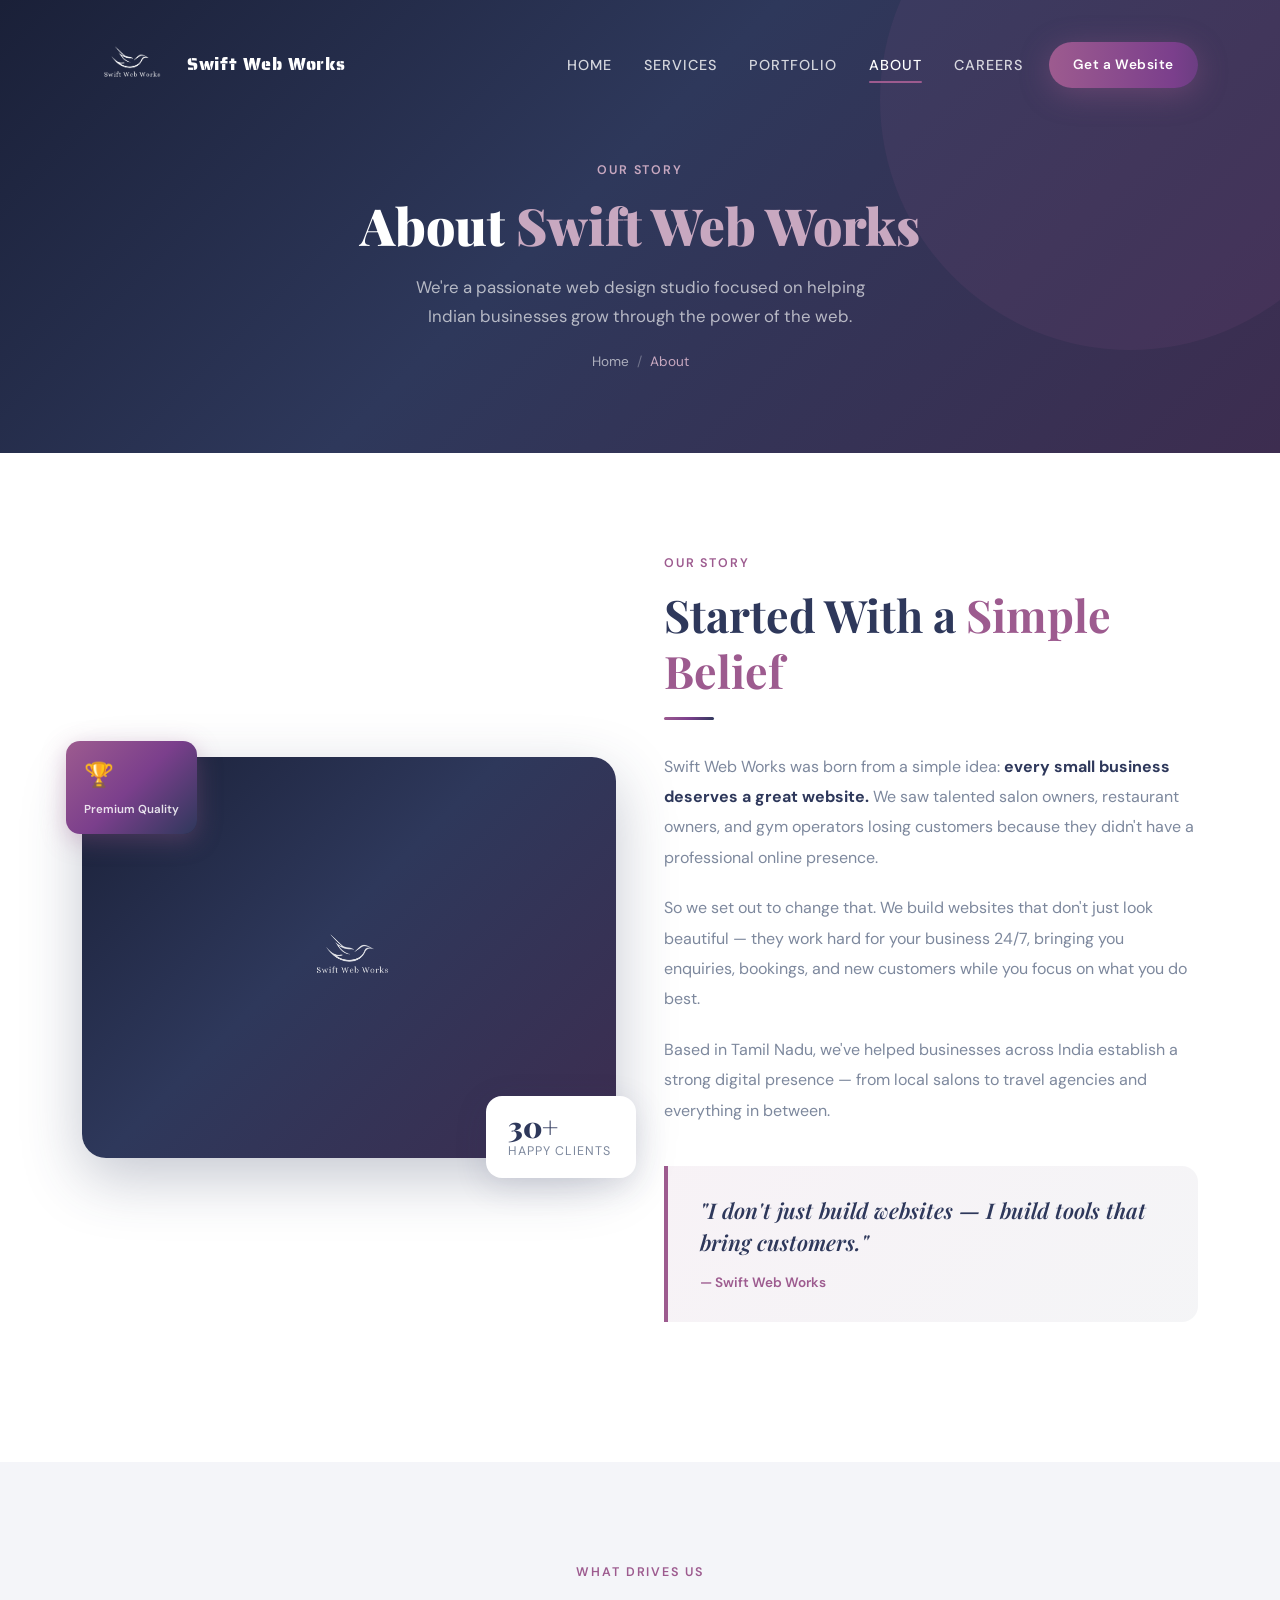
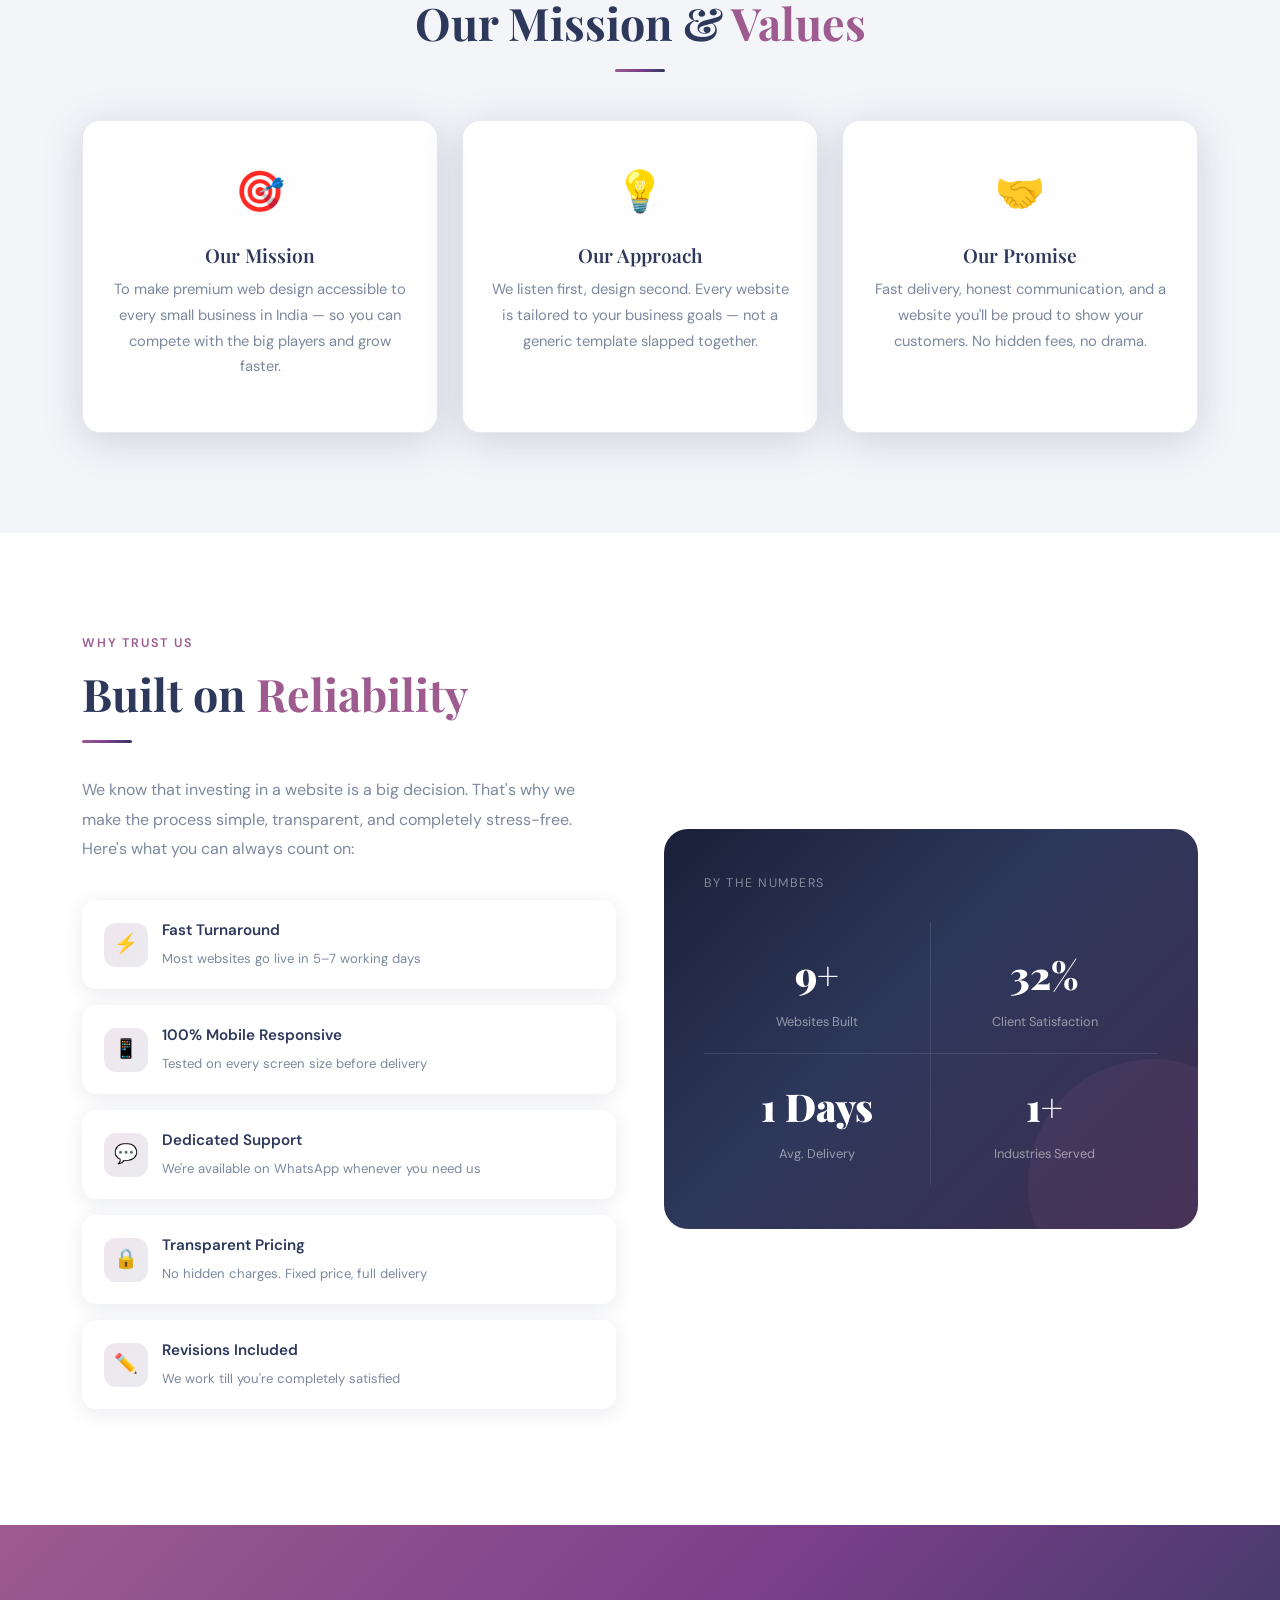
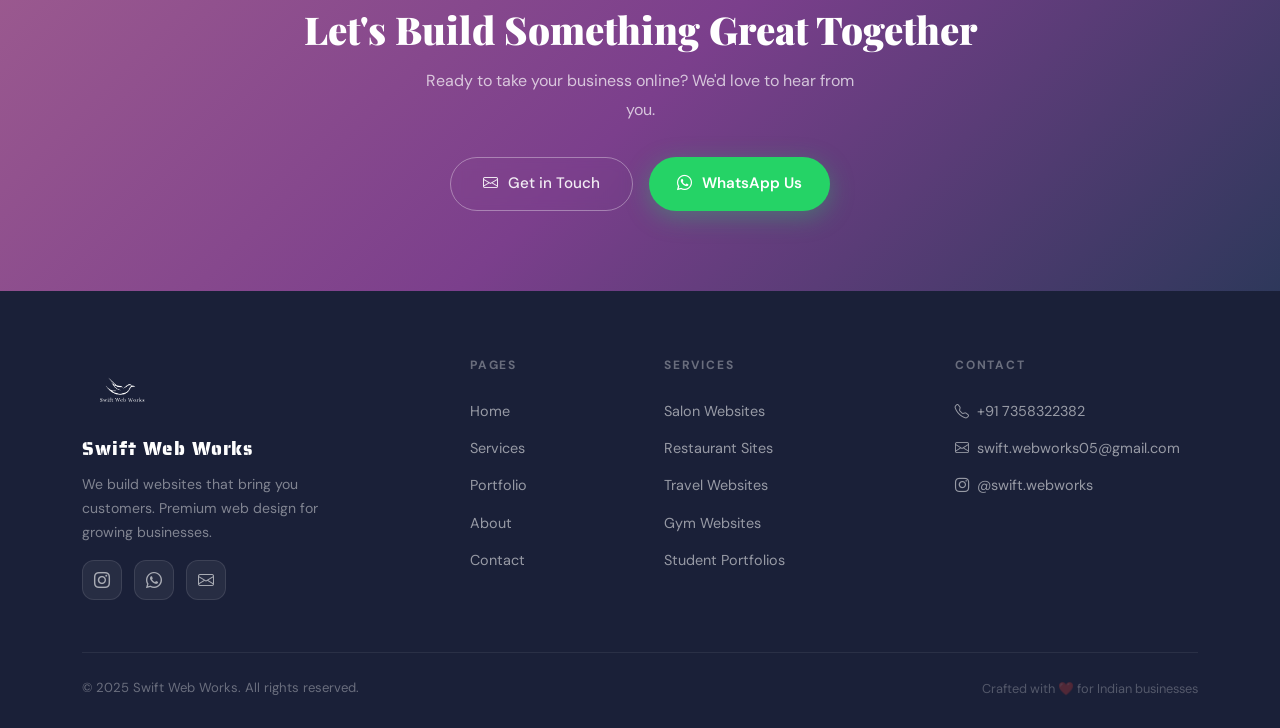
<file: site_clone/pages/about.html>
<!DOCTYPE html>
<html lang="en">
<head>
  <!-- Google tag (gtag.js) -->
<script async src="https://www.googletagmanager.com/gtag/js?id=G-VZX2B9Z5CT"></script>
<script>
  window.dataLayer = window.dataLayer || [];
  function gtag(){dataLayer.push(arguments);}
  gtag('js', new Date());

  gtag('config', 'G-VZX2B9Z5CT');
</script>
  <meta charset="UTF-8"/>
  <meta name="viewport" content="width=device-width, initial-scale=1.0"/>
  <title>About — Swift Web Works</title>
  <link rel="icon" href="../logo.png"/>
  <link href="https://cdn.jsdelivr.net/npm/bootstrap@5.3.3/dist/css/bootstrap.min.css" rel="stylesheet"/>
  <link href="https://cdn.jsdelivr.net/npm/bootstrap-icons@1.11.3/font/bootstrap-icons.min.css" rel="stylesheet"/>
  <link href="https://fonts.googleapis.com/css2?family=Playfair+Display:ital,wght@0,400;0,600;0,700;0,900;1,400&family=Saira+Stencil+One&family=DM+Sans:wght@300;400;500;600&display=swap" rel="stylesheet"/>
  <link rel="stylesheet" href="../styles/main.css"/>
</head>
<body>

<div id="scroll-progress"></div>

<!-- NAVBAR -->
<nav class="navbar-custom scrolled" id="mainNavbar">
  <div class="container">
    <div class="d-flex align-items-center justify-content-between w-100">
      <a href="../index.html" class="navbar-brand">
        <img src="../logo.png" alt="Swift Web Works" class="brand-logo">
        <div class="brand-name">Swift Web Works</div>
      </a>
      <ul class="d-none d-lg-flex list-unstyled mb-0 align-items-center gap-1">
        <li><a class="nav-link" href="../index.html">Home</a></li>
        <li><a class="nav-link" href="services.html">Services</a></li>
        <li><a class="nav-link" href="portfolio.html">Portfolio</a></li>
        <li><a class="nav-link active" href="about.html">About</a></li>
        <li><a class="nav-link" href="careers.html">Careers</a></li>
        <li class="ms-2"><a href="contact.html" class="btn-primary-custom" style="padding:11px 24px;font-size:0.85rem;">Get a Website</a></li>
      </ul>
      <button class="navbar-toggler d-lg-none" id="mobileToggle" type="button">
        <span class="navbar-toggler-icon"></span>
      </button>
    </div>
    <div class="mobile-menu d-lg-none" id="mobileMenu">
      <ul class="list-unstyled py-3 mb-0">
        <li><a class="nav-link py-2" href="../index.html">Home</a></li>
        <li><a class="nav-link py-2" href="services.html">Services</a></li>
        <li><a class="nav-link py-2" href="portfolio.html">Portfolio</a></li>
        <li><a class="nav-link py-2" href="about.html">About</a></li>
        <li><a class="nav-link py-2" href="careers.html">Careers</a></li>
        <li><a class="nav-link py-2" href="contact.html">Contact</a></li>
      </ul>
    </div>
  </div>
</nav>

<!-- PAGE HERO -->
<div class="page-hero">
  <div class="container position-relative" style="z-index:2;">
    <span class="section-label" style="color:#C8A8C0;">Our Story</span>
    <h1>About <span style="color:#C8A8C0;">Swift Web Works</span></h1>
    <p>We're a passionate web design studio focused on helping Indian businesses grow through the power of the web.</p>
    <div class="breadcrumb-custom">
      <a href="../index.html">Home</a>
      <span class="sep">/</span>
      <span class="current">About</span>
    </div>
  </div>
</div>

<!-- STORY SECTION -->
<section class="bg-white-custom">
  <div class="container">
    <div class="row align-items-center g-5">
      <div class="col-lg-6 reveal">
        <!-- Image with decorative elements -->
        <div style="position:relative;display:inline-block;width:100%;">
          <div style="border-radius:24px;overflow:hidden;box-shadow:var(--shadow-hover);aspect-ratio:4/3;background:var(--gradient-hero);display:flex;align-items:center;justify-content:center;">
            <img src="../logo.png" alt="Swift Web Works" style="height:120px;filter:brightness(0) invert(1);opacity:0.85;">
          </div>
          <!-- Decorative stat pill -->
          <div style="position:absolute;bottom:-20px;right:-20px;background:white;border-radius:16px;padding:16px 22px;box-shadow:0 8px 32px rgba(46,56,91,0.15);min-width:150px;">
            <div style="font-family:var(--font-heading);font-size:1.8rem;color:var(--primary);font-weight:900;line-height:1;">30+</div>
            <div style="font-size:0.78rem;color:var(--muted);text-transform:uppercase;letter-spacing:0.08em;">Happy Clients</div>
          </div>
          <div style="position:absolute;top:-16px;left:-16px;background:var(--gradient-accent);border-radius:14px;padding:14px 18px;box-shadow:0 6px 25px rgba(157,91,143,0.35);">
            <div style="font-size:1.5rem;">🏆</div>
            <div style="font-size:0.72rem;color:rgba(255,255,255,0.85);font-weight:600;margin-top:4px;">Premium Quality</div>
          </div>
        </div>
      </div>

      <div class="col-lg-6 reveal reveal-delay-2">
        <span class="section-label">Our Story</span>
        <h2 class="section-title">Started With a <span>Simple Belief</span></h2>
        <div class="accent-divider"></div>
        <p style="color:var(--muted);line-height:1.9;margin-bottom:20px;">
          Swift Web Works was born from a simple idea: <strong style="color:var(--primary);">every small business deserves a great website.</strong> We saw talented salon owners, restaurant owners, and gym operators losing customers because they didn't have a professional online presence.
        </p>
        <p style="color:var(--muted);line-height:1.9;margin-bottom:20px;">
          So we set out to change that. We build websites that don't just look beautiful — they work hard for your business 24/7, bringing you enquiries, bookings, and new customers while you focus on what you do best.
        </p>
        <p style="color:var(--muted);line-height:1.9;">
          Based in Tamil Nadu, we've helped businesses across India establish a strong digital presence — from local salons to travel agencies and everything in between.
        </p>

        <div class="quote-block">
          <p>"I don't just build websites — I build tools that bring customers."</p>
          <cite>— Swift Web Works</cite>
        </div>
      </div>
    </div>
  </div>
</section>

<!-- MISSION + VALUES -->
<section class="bg-light-custom">
  <div class="container">
    <div class="text-center mb-5 reveal">
      <span class="section-label">What Drives Us</span>
      <h2 class="section-title">Our Mission & <span>Values</span></h2>
      <div class="accent-divider center"></div>
    </div>

    <div class="row g-4">
      <div class="col-md-4 reveal reveal-delay-1">
        <div class="glass-card h-100 text-center">
          <div style="font-size:2.5rem;margin-bottom:18px;">🎯</div>
          <h4 class="service-card-title">Our Mission</h4>
          <p class="service-card-text">To make premium web design accessible to every small business in India — so you can compete with the big players and grow faster.</p>
        </div>
      </div>
      <div class="col-md-4 reveal reveal-delay-2">
        <div class="glass-card h-100 text-center">
          <div style="font-size:2.5rem;margin-bottom:18px;">💡</div>
          <h4 class="service-card-title">Our Approach</h4>
          <p class="service-card-text">We listen first, design second. Every website is tailored to your business goals — not a generic template slapped together.</p>
        </div>
      </div>
      <div class="col-md-4 reveal reveal-delay-3">
        <div class="glass-card h-100 text-center">
          <div style="font-size:2.5rem;margin-bottom:18px;">🤝</div>
          <h4 class="service-card-title">Our Promise</h4>
          <p class="service-card-text">Fast delivery, honest communication, and a website you'll be proud to show your customers. No hidden fees, no drama.</p>
        </div>
      </div>
    </div>
  </div>
</section>

<!-- WHY TRUST US -->
<section class="bg-white-custom">
  <div class="container">
    <div class="row align-items-center g-5">
      <div class="col-lg-6 reveal">
        <span class="section-label">Why Trust Us</span>
        <h2 class="section-title">Built on <span>Reliability</span></h2>
        <div class="accent-divider"></div>
        <p style="color:var(--muted);line-height:1.85;margin-bottom:36px;">
          We know that investing in a website is a big decision. That's why we make the process simple, transparent, and completely stress-free. Here's what you can always count on:
        </p>

        <div class="trust-badge">
          <div class="trust-badge-icon">⚡</div>
          <div class="trust-badge-text">
            <strong>Fast Turnaround</strong>
            <span>Most websites go live in 5–7 working days</span>
          </div>
        </div>
        <div class="trust-badge">
          <div class="trust-badge-icon">📱</div>
          <div class="trust-badge-text">
            <strong>100% Mobile Responsive</strong>
            <span>Tested on every screen size before delivery</span>
          </div>
        </div>
        <div class="trust-badge">
          <div class="trust-badge-icon">💬</div>
          <div class="trust-badge-text">
            <strong>Dedicated Support</strong>
            <span>We're available on WhatsApp whenever you need us</span>
          </div>
        </div>
        <div class="trust-badge">
          <div class="trust-badge-icon">🔒</div>
          <div class="trust-badge-text">
            <strong>Transparent Pricing</strong>
            <span>No hidden charges. Fixed price, full delivery</span>
          </div>
        </div>
        <div class="trust-badge">
          <div class="trust-badge-icon">✏️</div>
          <div class="trust-badge-text">
            <strong>Revisions Included</strong>
            <span>We work till you're completely satisfied</span>
          </div>
        </div>
      </div>

      <div class="col-lg-6 reveal reveal-delay-2">
        <div style="background:var(--gradient-hero);border-radius:24px;padding:44px 40px;position:relative;overflow:hidden;">
          <div style="position:absolute;width:250px;height:250px;border-radius:50%;background:rgba(157,91,143,0.12);bottom:-80px;right:-80px;"></div>
          <div style="position:relative;z-index:1;">
            <div style="font-size:0.78rem;color:rgba(255,255,255,0.45);text-transform:uppercase;letter-spacing:0.12em;margin-bottom:28px;">By the numbers</div>

            <div class="row g-0 text-center">
              <div class="col-6" style="padding:20px;border-right:1px solid rgba(255,255,255,0.1);border-bottom:1px solid rgba(255,255,255,0.1);">
                <div style="font-family:var(--font-heading);font-size:2.4rem;color:white;font-weight:900;" data-counter="30" data-suffix="+">0+</div>
                <div style="font-size:0.8rem;color:rgba(255,255,255,0.5);margin-top:4px;">Websites Built</div>
              </div>
              <div class="col-6" style="padding:20px;border-bottom:1px solid rgba(255,255,255,0.1);">
                <div style="font-family:var(--font-heading);font-size:2.4rem;color:white;font-weight:900;" data-counter="100" data-suffix="%">0%</div>
                <div style="font-size:0.8rem;color:rgba(255,255,255,0.5);margin-top:4px;">Client Satisfaction</div>
              </div>
              <div class="col-6" style="padding:20px;border-right:1px solid rgba(255,255,255,0.1);">
                <div style="font-family:var(--font-heading);font-size:2.4rem;color:white;font-weight:900;" data-counter="7" data-suffix=" Days">0</div>
                <div style="font-size:0.8rem;color:rgba(255,255,255,0.5);margin-top:4px;">Avg. Delivery</div>
              </div>
              <div class="col-6" style="padding:20px;">
                <div style="font-family:var(--font-heading);font-size:2.4rem;color:white;font-weight:900;" data-counter="5" data-suffix="+">0+</div>
                <div style="font-size:0.8rem;color:rgba(255,255,255,0.5);margin-top:4px;">Industries Served</div>
              </div>
            </div>
          </div>
        </div>
      </div>
    </div>
  </div>
</section>

<!-- CTA -->
<section style="background:var(--gradient-accent);padding:80px 0;">
  <div class="container text-center reveal">
    <h2 style="font-family:var(--font-heading);color:white;font-size:clamp(1.8rem,3vw,2.5rem);font-weight:900;margin-bottom:14px;">Let's Build Something Great Together</h2>
    <p style="color:rgba(255,255,255,0.7);font-size:1rem;max-width:440px;margin:0 auto 32px;line-height:1.8;">Ready to take your business online? We'd love to hear from you.</p>
    <div class="d-flex justify-content-center gap-3 flex-wrap">
      <a href="contact.html" class="btn-outline-custom"><i class="bi bi-envelope"></i> Get in Touch</a>
      <a href="https://wa.me/917358322382" target="_blank" class="btn-whatsapp" style="width:auto;margin-top:0;"><i class="bi bi-whatsapp"></i> WhatsApp Us</a>
    </div>
  </div>
</section>

<!-- FOOTER -->
<footer>
  <div class="container">
    <div class="row g-5">
      <div class="col-lg-4 col-md-6">
        <div class="d-flex align-items-center gap-2 mb-2">
          <img src="../logo.png" alt="Logo" class="footer-logo">
        </div>
        <div class="footer-brand-name">Swift Web Works</div>
        <p class="footer-tagline">We build websites that bring you customers. Premium web design for growing businesses.</p>
        <div class="footer-social mt-3">
          <a href="https://www.instagram.com/swift.webworks" target="_blank" class="social-btn"><i class="bi bi-instagram"></i></a>
          <a href="https://wa.me/917358322382" target="_blank" class="social-btn"><i class="bi bi-whatsapp"></i></a>
          <a href="mailto:swift.webworks05@gmail.com" class="social-btn"><i class="bi bi-envelope"></i></a>
        </div>
      </div>
      <div class="col-lg-2 col-md-6 col-6">
        <div class="footer-heading">Pages</div>
        <ul class="footer-links">
          <li><a href="../index.html">Home</a></li>
          <li><a href="services.html">Services</a></li>
          <li><a href="portfolio.html">Portfolio</a></li>
          <li><a href="about.html">About</a></li>
          <li><a href="contact.html">Contact</a></li>
        </ul>
      </div>
      <div class="col-lg-3 col-md-6 col-6">
        <div class="footer-heading">Services</div>
        <ul class="footer-links">
          <li><a href="services.html">Salon Websites</a></li>
          <li><a href="services.html">Restaurant Sites</a></li>
          <li><a href="services.html">Travel Websites</a></li>
          <li><a href="services.html">Gym Websites</a></li>
          <li><a href="services.html">Student Portfolios</a></li>
        </ul>
      </div>
      <div class="col-lg-3 col-md-6">
        <div class="footer-heading">Contact</div>
        <ul class="footer-links">
          <li><a href="tel:+917358322382"><i class="bi bi-telephone me-2"></i>+91 7358322382</a></li>
          <li><a href="mailto:swift.webworks05@gmail.com"><i class="bi bi-envelope me-2"></i>swift.webworks05@gmail.com</a></li>
          <li><a href="https://www.instagram.com/swift.webworks" target="_blank"><i class="bi bi-instagram me-2"></i>@swift.webworks</a></li>
        </ul>
      </div>
    </div>
    <div class="footer-bottom">
      <div class="footer-copyright">© 2025 Swift Web Works. All rights reserved.</div>
      <div class="footer-credit">Crafted with ❤️ for Indian businesses</div>
    </div>
  </div>
</footer>

<script src="https://cdn.jsdelivr.net/npm/bootstrap@5.3.3/dist/js/bootstrap.bundle.min.js"></script>
<script src="../js/main.js"></script>
</body>
</html>
</file>
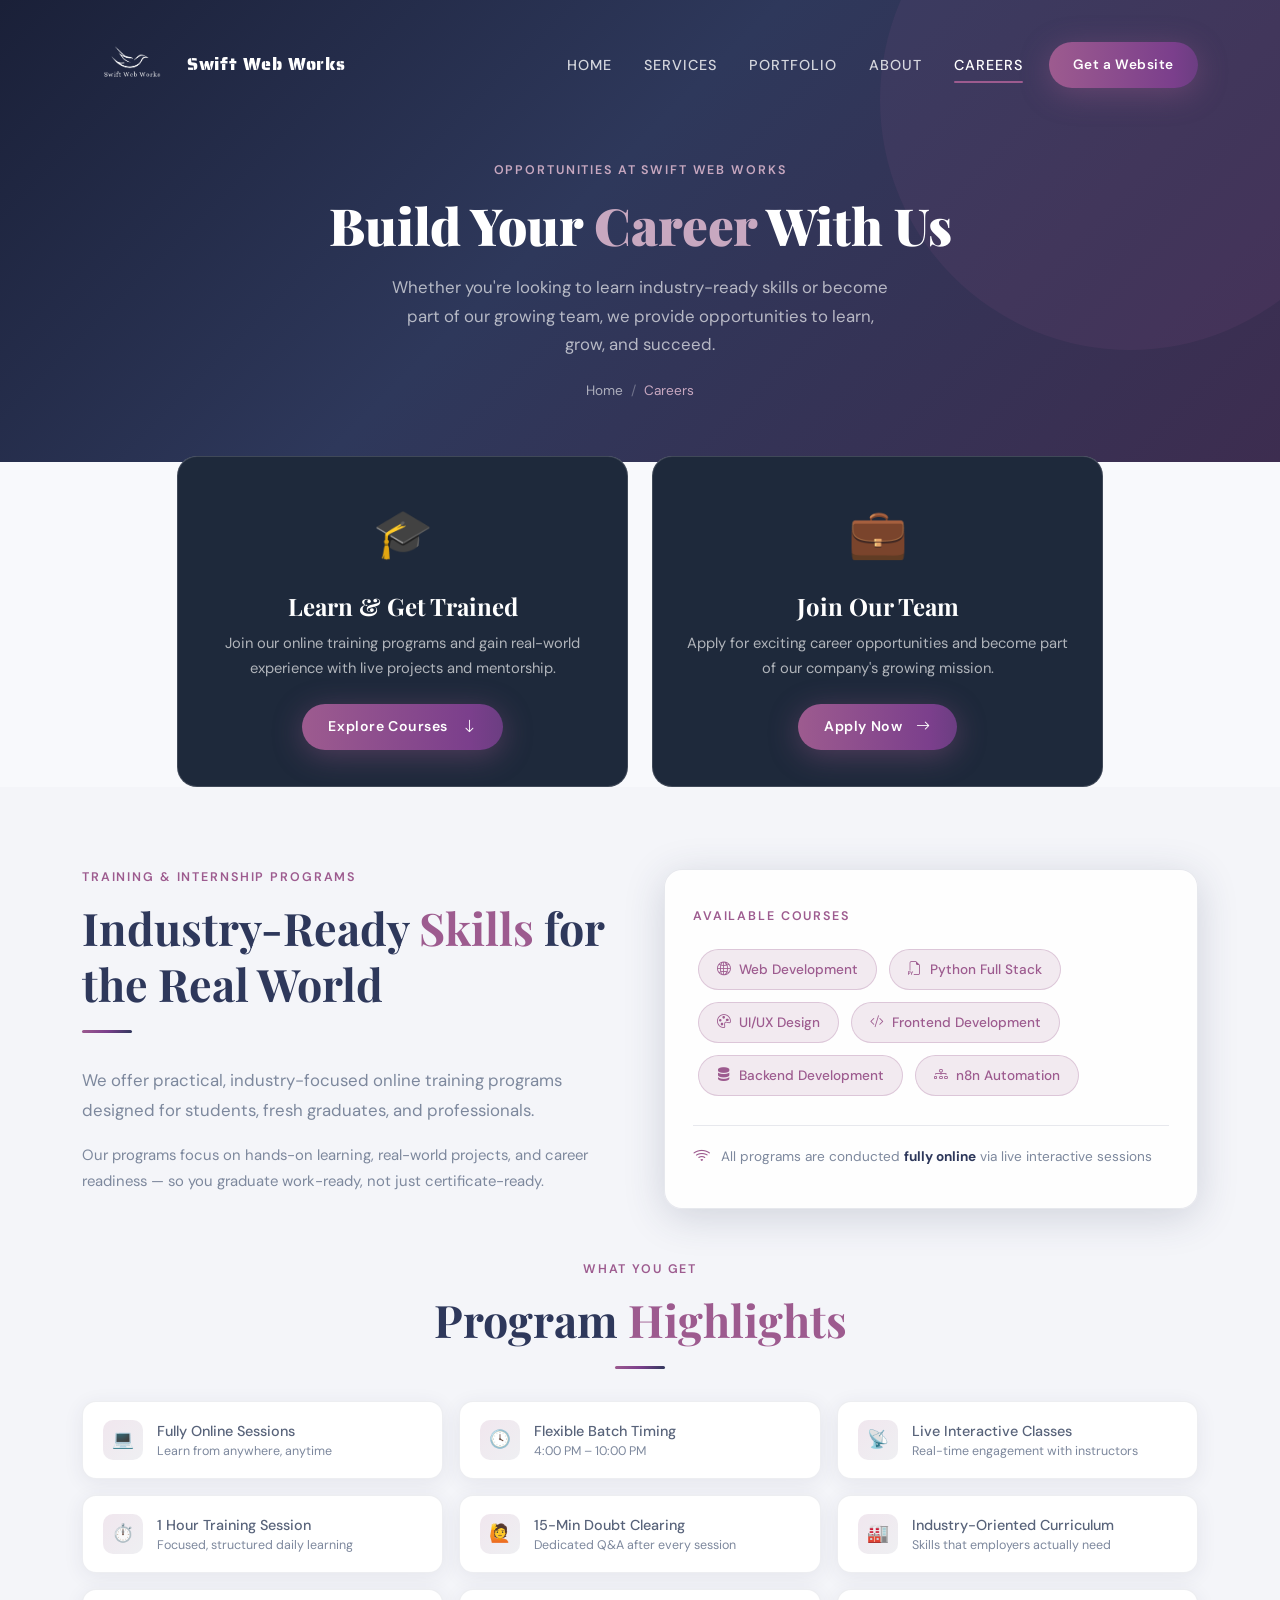
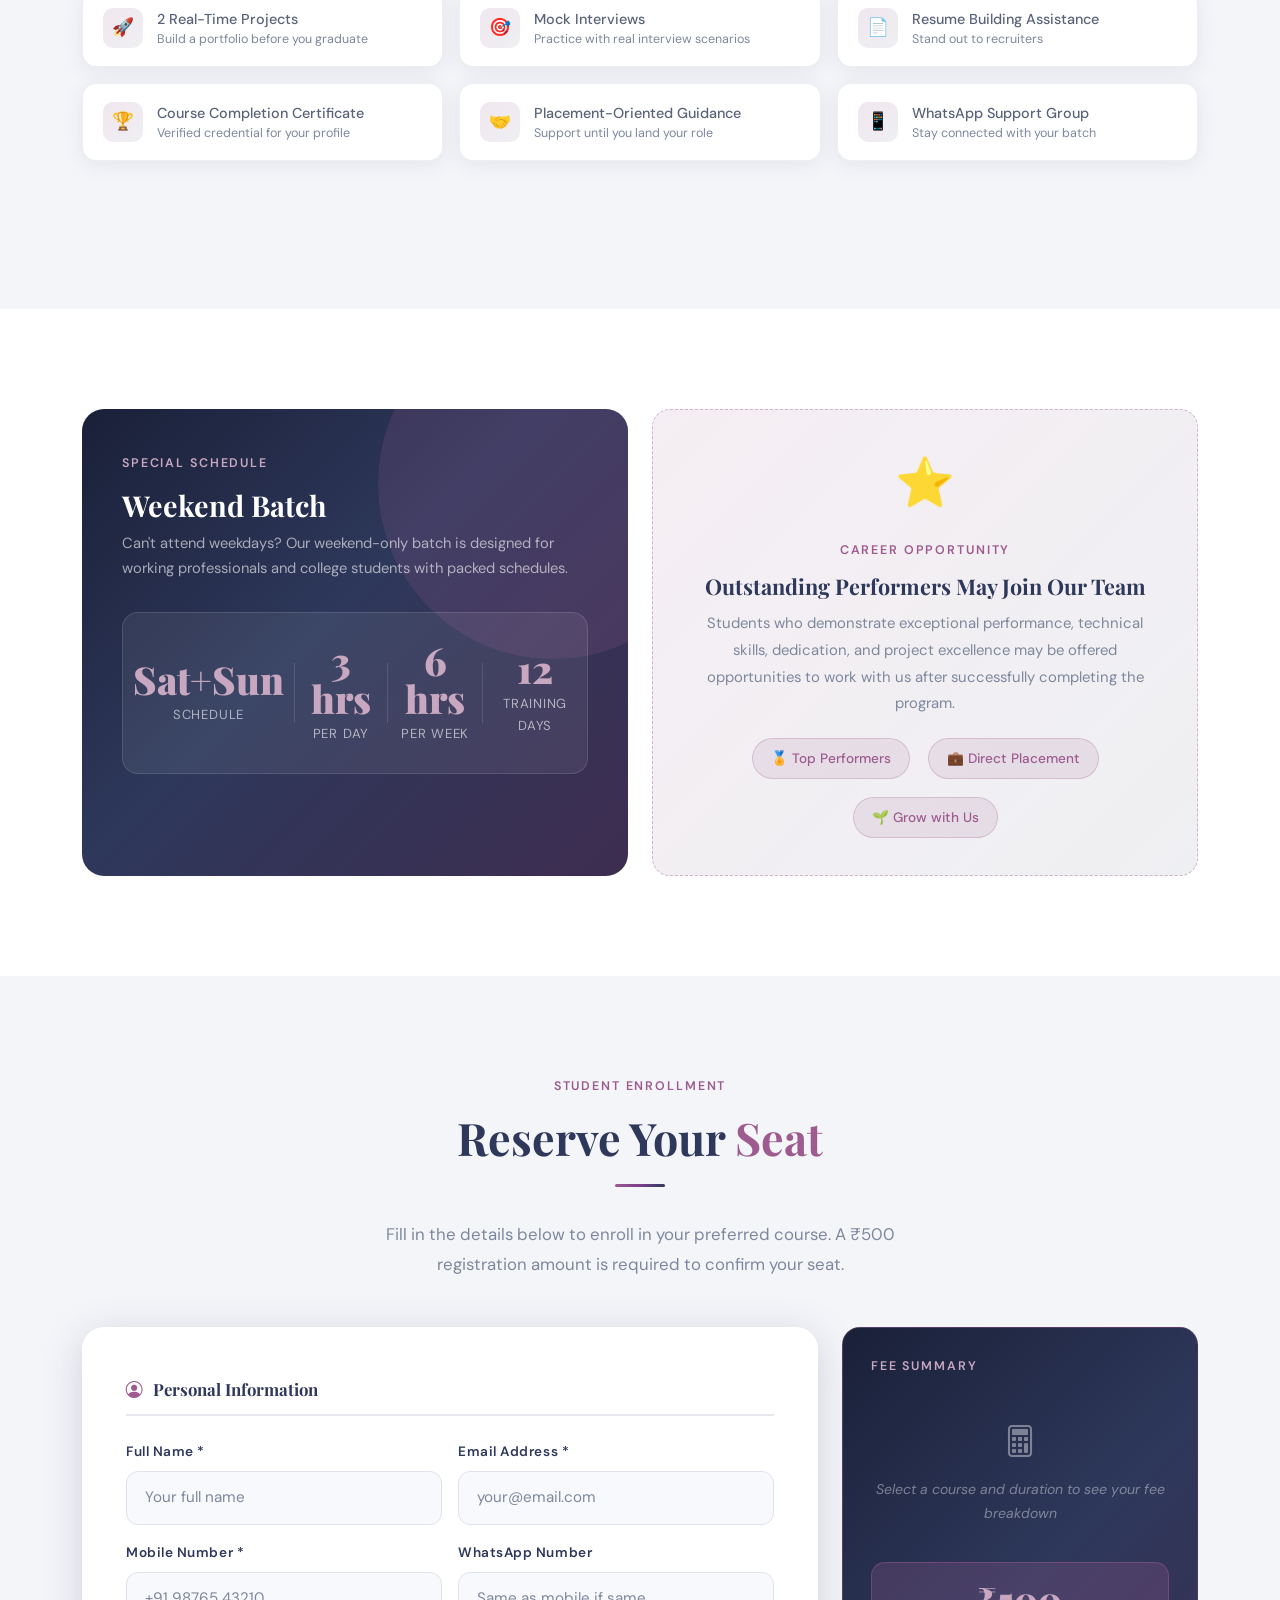
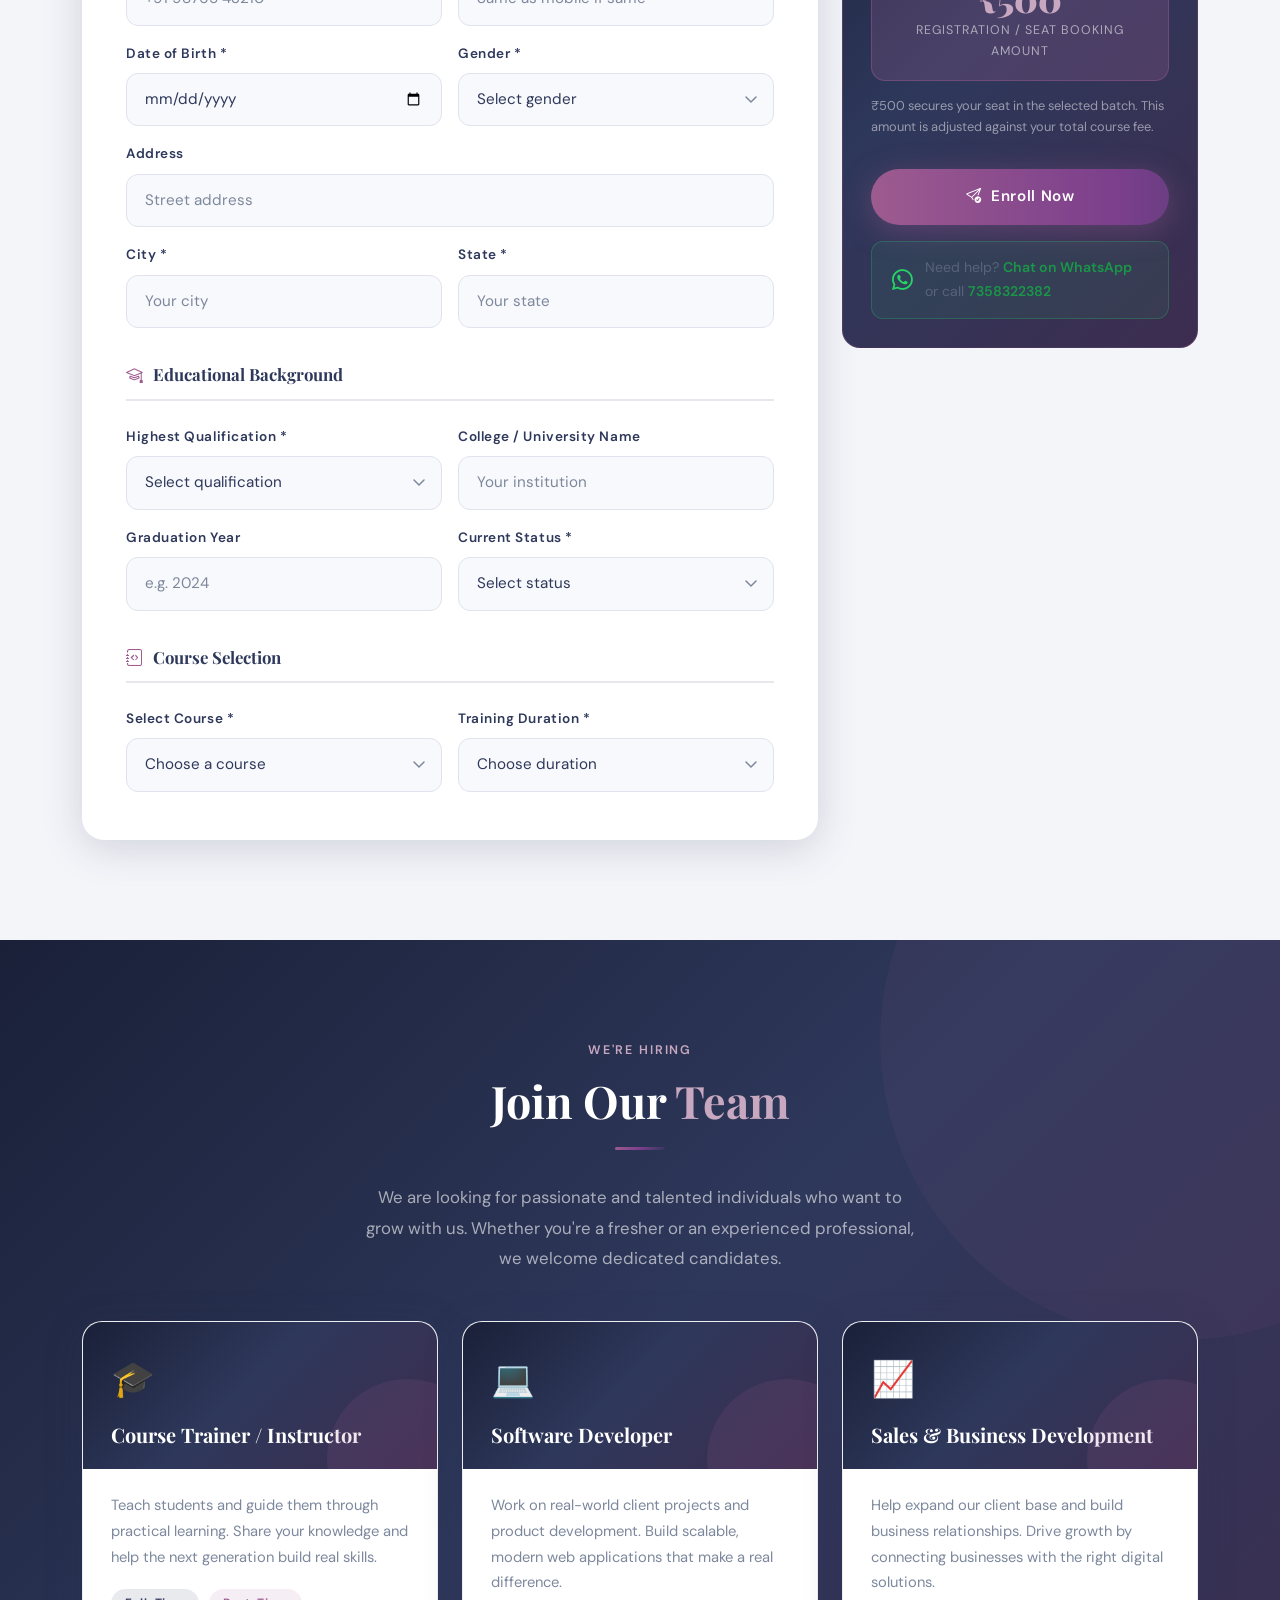
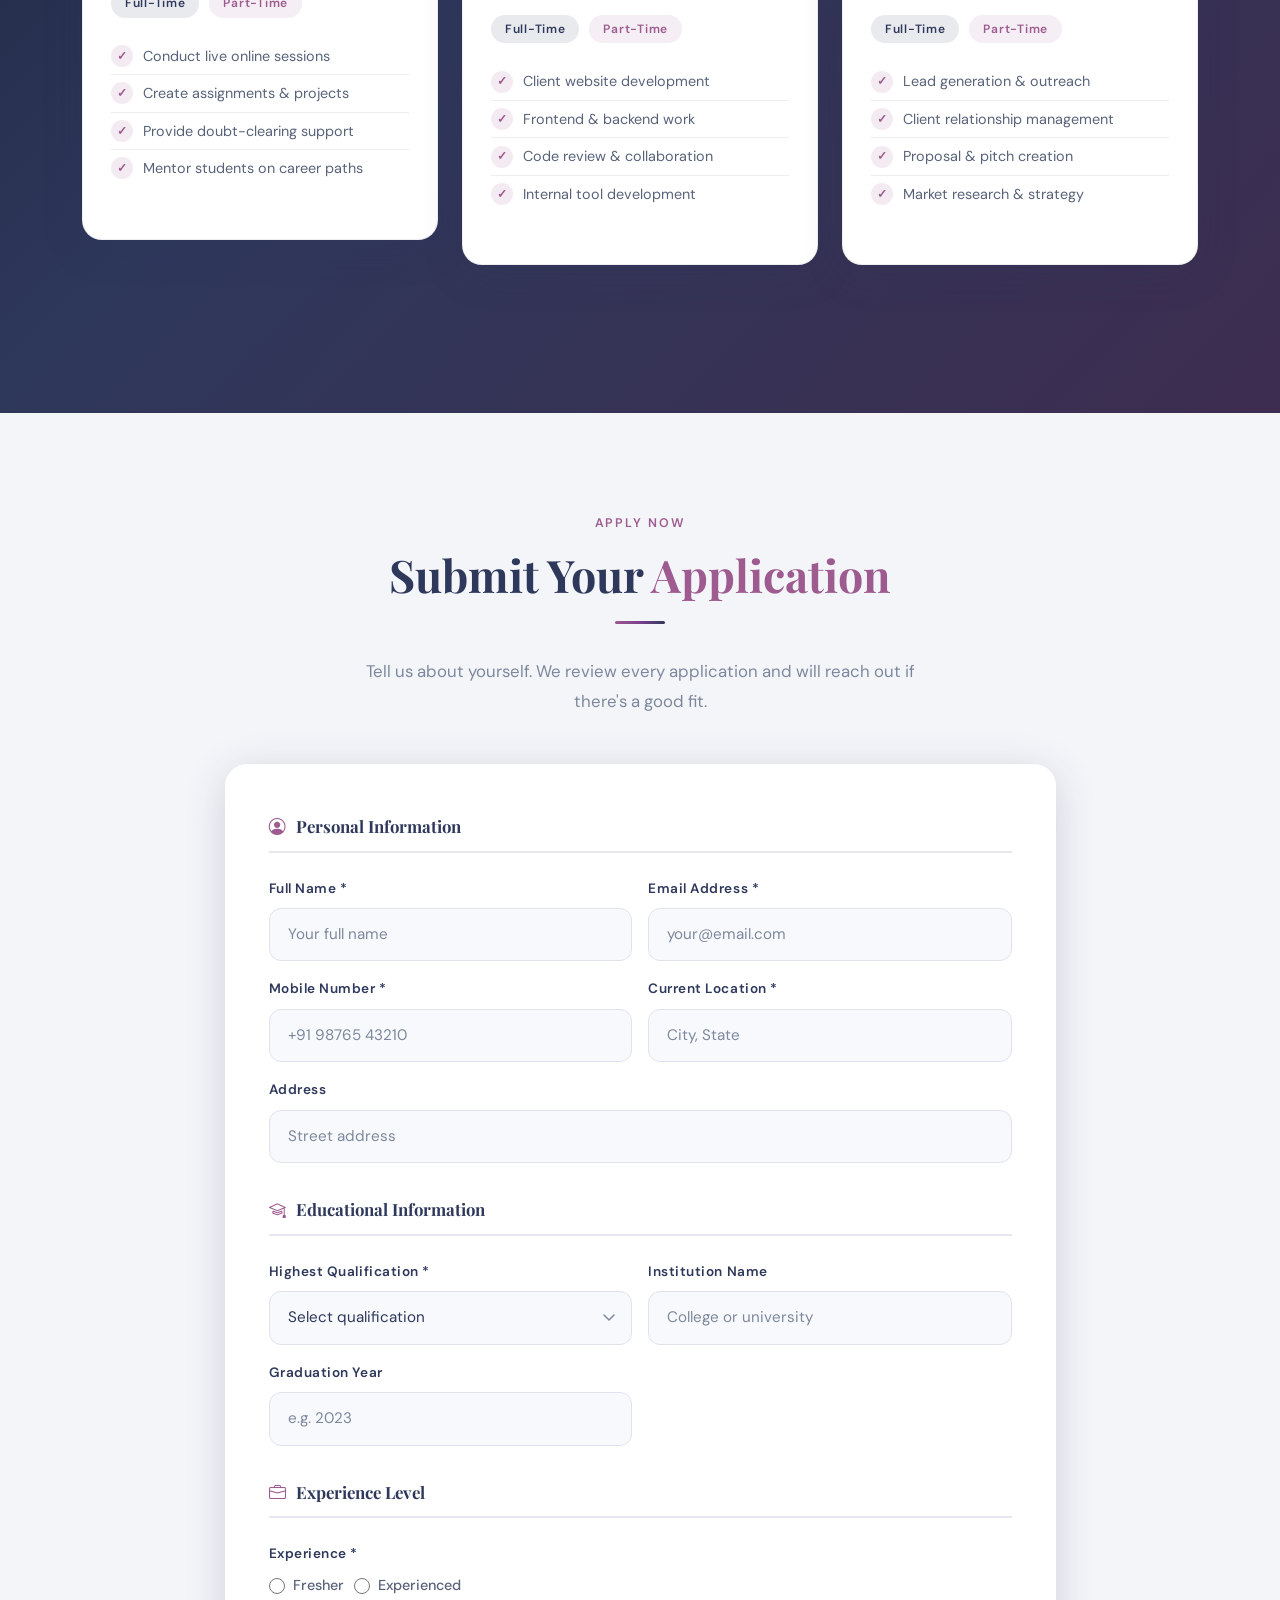
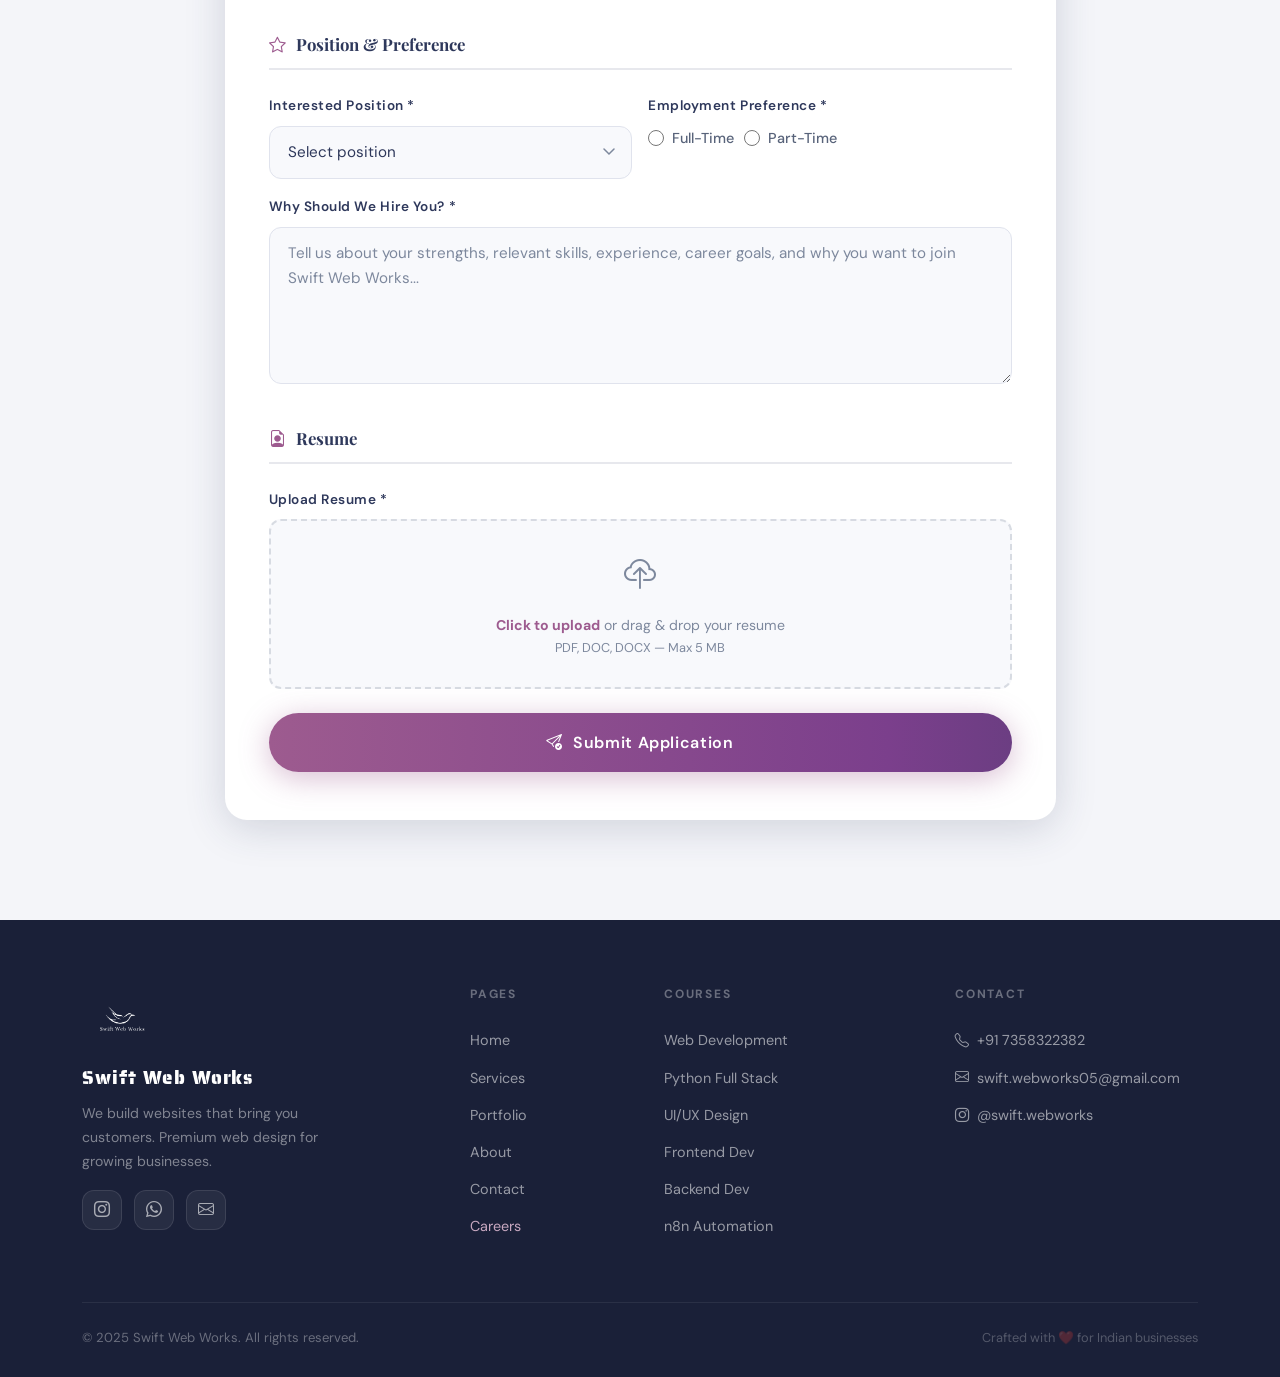
<file: site_clone/pages/careers.html>
<!DOCTYPE html>
<html lang="en">
<head>
  <!-- Google tagss (gtag.js) -->
<script async src="https://www.googletagmanager.com/gtag/js?id=G-VZX2B9Z5CT"></script>
<script>
  window.dataLayer = window.dataLayer || [];
  function gtag(){dataLayer.push(arguments);}
  gtag('js', new Date());

  gtag('config', 'G-VZX2B9Z5CT');
</script>
  <meta charset="UTF-8" />
  <meta name="viewport" content="width=device-width, initial-scale=1.0" />
  <title>Careers — Swift Web Works</title>
  <meta name="description" content="Join Swift Web Works — explore training programs, internships, and career opportunities. Build real skills, work on live projects, and grow with us." />
  <link rel="icon" href="../logo.png" />
  <link href="https://cdn.jsdelivr.net/npm/bootstrap@5.3.3/dist/css/bootstrap.min.css" rel="stylesheet" />
  <link href="https://cdn.jsdelivr.net/npm/bootstrap-icons@1.11.3/font/bootstrap-icons.min.css" rel="stylesheet" />
  <link href="https://fonts.googleapis.com/css2?family=Playfair+Display:ital,wght@0,400;0,600;0,700;0,900;1,400&family=Saira+Stencil+One&family=DM+Sans:wght@300;400;500;600&display=swap" rel="stylesheet" />
  <link rel="stylesheet" href="../styles/main.css" />

  <style>
    /* ── Careers Page Specific Styles ── */

    /* Hero CTA Cards */
    .careers-hero-card {
      background: #1E293b;
      border: 1px solid var(--glass-border);
      backdrop-filter: blur(16px);
      border-radius: 20px;
      padding: 36px 28px;
      text-align: center;
      color: var(--white);
      transition: all var(--transition);
      cursor: pointer;
      text-decoration: none;
      display: block;
    }
    .careers-hero-card:hover {
      background: #1E293b;
      border-color: rgba(157,91,143,0.55);
      transform: translateY(-8px);
      color: var(--white);
      box-shadow: 0 20px 60px rgba(0,0,0,0.3);
    }
    .careers-hero-card .card-icon {
      font-size: 3rem;
      margin-bottom: 16px;
      display: block;
    }
    .careers-hero-card h3 {
      font-family: var(--font-heading);
      font-size: 1.5rem;
      font-weight: 700;
      margin-bottom: 10px;
      color: var(--white);
    }
    .careers-hero-card p {
      color: rgba(255,255,255,0.65);
      font-size: 0.92rem;
      line-height: 1.75;
      margin-bottom: 22px;
    }

    /* Course Chips */
    .course-chip {
      display: inline-flex;
      align-items: center;
      gap: 8px;
      background: rgba(157,91,143,0.12);
      border: 1px solid rgba(157,91,143,0.25);
      color: var(--accent);
      padding: 8px 18px;
      border-radius: 50px;
      font-size: 0.85rem;
      font-weight: 500;
      margin: 5px;
      transition: all var(--transition);
    }
    .course-chip:hover {
      background: var(--gradient-accent);
      color: var(--white);
      border-color: transparent;
      transform: translateY(-2px);
    }

    /* Highlight cards (program highlights) */
    .highlight-card {
      background: var(--white);
      border-radius: 14px;
      padding: 18px 20px;
      display: flex;
      align-items: center;
      gap: 14px;
      box-shadow: 0 4px 20px rgba(46,56,91,0.08);
      transition: all var(--transition);
      border: 1px solid rgba(194,198,209,0.3);
    }
    .highlight-card:hover {
      transform: translateX(5px);
      box-shadow: 0 8px 30px rgba(46,56,91,0.14);
      border-color: rgba(157,91,143,0.3);
    }
    .highlight-icon {
      width: 40px; height: 40px;
      min-width: 40px;
      border-radius: 10px;
      background: linear-gradient(135deg, rgba(157,91,143,0.15), rgba(46,56,91,0.08));
      display: flex;
      align-items: center;
      justify-content: center;
      font-size: 1.1rem;
    }
    .highlight-text {
      font-size: 0.9rem;
      color: var(--secondary);
      font-weight: 500;
      line-height: 1.4;
    }
    .highlight-text span {
      display: block;
      font-size: 0.78rem;
      color: var(--muted);
      font-weight: 400;
      margin-top: 2px;
    }

    /* Weekend Batch Card */
    .weekend-card {
      background: var(--gradient-hero);
      border-radius: 22px;
      padding: 44px 40px;
      position: relative;
      overflow: hidden;
      color: var(--white);
    }
    .weekend-card::before {
      content: '';
      position: absolute;
      width: 350px; height: 350px;
      border-radius: 50%;
      background: rgba(157,91,143,0.18);
      top: -100px; right: -100px;
      pointer-events: none;
    }
    .weekend-stat {
      text-align: center;
      padding: 18px 10px;
    }
    .weekend-stat .num {
      font-family: var(--font-heading);
      font-size: 2.4rem;
      font-weight: 900;
      color: #C8A8C0;
      line-height: 1;
    }
    .weekend-stat .lbl {
      font-size: 0.82rem;
      color: rgba(255,255,255,0.6);
      margin-top: 5px;
      text-transform: uppercase;
      letter-spacing: 0.06em;
    }
    .weekend-divider {
      width: 1px;
      background: rgba(255,255,255,0.12);
    }

    /* Fee Summary */
    .fee-summary-card {
      background: var(--gradient-hero);
      border-radius: 18px;
      padding: 28px 28px;
      color: var(--white);
      position: sticky;
      top: 100px;
      border: 1px solid rgba(157,91,143,0.3);
    }
    .fee-row {
      display: flex;
      justify-content: space-between;
      align-items: center;
      padding: 10px 0;
      border-bottom: 1px solid rgba(255,255,255,0.1);
      font-size: 0.9rem;
      color: rgba(255,255,255,0.75);
    }
    .fee-row:last-of-type { border-bottom: none; }
    .fee-row.total {
      padding-top: 14px;
      margin-top: 4px;
      border-top: 2px solid rgba(157,91,143,0.5);
      border-bottom: none;
    }
    .fee-row.total .fee-label { color: var(--white); font-weight: 600; font-size: 1rem; }
    .fee-row.total .fee-value { color: #C8A8C0; font-family: var(--font-heading); font-size: 1.5rem; font-weight: 700; }
    .fee-label { font-weight: 500; }
    .fee-value { font-weight: 600; color: var(--white); }
    .fee-placeholder {
      text-align: center;
      padding: 20px 0;
      color: rgba(255,255,255,0.4);
      font-size: 0.88rem;
      font-style: italic;
    }

    /* Registration badge */
    .reg-badge {
      background: rgba(157,91,143,0.25);
      border: 1px solid rgba(157,91,143,0.45);
      border-radius: 14px;
      padding: 18px 22px;
      text-align: center;
      margin-top: 16px;
    }
    .reg-badge .amount {
      font-family: var(--font-heading);
      font-size: 2.2rem;
      font-weight: 900;
      color: #C8A8C0;
      line-height: 1;
    }
    .reg-badge .label {
      font-size: 0.78rem;
      color: rgba(255,255,255,0.55);
      margin-top: 4px;
      text-transform: uppercase;
      letter-spacing: 0.08em;
    }

    /* Opportunity Banner */
    .opportunity-banner {
      background: linear-gradient(135deg, rgba(157,91,143,0.1), rgba(46,56,91,0.08));
      border: 1.5px dashed rgba(157,91,143,0.4);
      border-radius: 18px;
      padding: 32px 36px;
      text-align: center;
    }
    .opportunity-banner h4 {
      font-family: var(--font-heading);
      color: var(--primary);
      font-size: 1.35rem;
      font-weight: 700;
      margin-bottom: 10px;
    }
    .opportunity-banner p {
      color: var(--muted);
      font-size: 0.93rem;
      line-height: 1.8;
      max-width: 580px;
      margin: 0 auto;
    }

    /* Open Position Cards */
    .position-card {
      background: var(--white);
      border-radius: 20px;
      overflow: hidden;
      box-shadow: var(--shadow-card);
      transition: all var(--transition);
      border: 1px solid rgba(194,198,209,0.3);
    }
    .position-card:hover {
      transform: translateY(-8px);
      box-shadow: var(--shadow-hover);
      border-color: rgba(157,91,143,0.3);
    }
    .position-card-header {
      background: var(--gradient-hero);
      padding: 28px 28px 22px;
      position: relative;
      overflow: hidden;
    }
    .position-card-header::after {
      content: '';
      position: absolute;
      width: 160px; height: 160px;
      border-radius: 50%;
      background: rgba(157,91,143,0.15);
      bottom: -70px; right: -50px;
    }
    .position-icon { font-size: 2.2rem; margin-bottom: 12px; display: block; }
    .position-title {
      font-family: var(--font-heading);
      font-size: 1.25rem;
      color: var(--white);
      font-weight: 700;
      margin-bottom: 0;
    }
    .position-body { padding: 24px 28px; }
    .position-desc { color: var(--muted); font-size: 0.92rem; line-height: 1.75; margin-bottom: 18px; }
    .emp-tag {
      display: inline-block;
      padding: 4px 14px;
      border-radius: 50px;
      font-size: 0.75rem;
      font-weight: 600;
      letter-spacing: 0.06em;
      margin-right: 6px;
      margin-bottom: 4px;
    }
    .emp-tag.full { background: rgba(46,56,91,0.1); color: var(--primary); }
    .emp-tag.part { background: rgba(157,91,143,0.1); color: var(--accent); }

    /* Section anchors for hero CTA */
    .section-anchor { scroll-margin-top: 90px; }

    /* Form sections divider */
    .form-section-title {
      font-family: var(--font-heading);
      font-size: 1.05rem;
      font-weight: 700;
      color: var(--primary);
      padding-bottom: 10px;
      border-bottom: 2px solid rgba(194,198,209,0.4);
      margin-bottom: 24px;
      margin-top: 32px;
      display: flex;
      align-items: center;
      gap: 10px;
    }
    .form-section-title:first-of-type { margin-top: 0; }

    /* Select styling */
    select.form-control-custom {
      cursor: pointer;
      appearance: none;
      background-image: url("data:image/svg+xml,%3Csvg xmlns='http://www.w3.org/2000/svg' width='12' height='8' viewBox='0 0 12 8'%3E%3Cpath d='M1 1l5 5 5-5' stroke='%237D889D' stroke-width='1.5' fill='none' stroke-linecap='round'/%3E%3C/svg%3E");
      background-repeat: no-repeat;
      background-position: right 16px center;
      padding-right: 42px;
    }

    /* Radio / Checkbox custom */
    .radio-group, .checkbox-group {
      display: flex;
      flex-wrap: wrap;
      gap: 10px;
      margin-top: 6px;
    }
    .radio-option, .checkbox-option {
      display: flex;
      align-items: center;
      gap: 8px;
      cursor: pointer;
    }
    .radio-option input, .checkbox-option input { cursor: pointer; accent-color: var(--accent); width: 16px; height: 16px; }
    .radio-option label, .checkbox-option label {
      font-size: 0.9rem;
      color: var(--secondary);
      cursor: pointer;
      font-weight: 500;
    }

    /* File upload */
    .file-upload-wrap {
      border: 2px dashed rgba(194,198,209,0.6);
      border-radius: 12px;
      padding: 28px;
      text-align: center;
      cursor: pointer;
      transition: all var(--transition);
      background: #f8f9fc;
    }
    .file-upload-wrap:hover, .file-upload-wrap.drag-over {
      border-color: var(--accent);
      background: rgba(157,91,143,0.04);
    }
    .file-upload-wrap input[type="file"] { display: none; }
    .file-upload-icon { font-size: 2rem; color: var(--muted); margin-bottom: 10px; }
    .file-upload-text { font-size: 0.88rem; color: var(--muted); line-height: 1.6; }
    .file-upload-text strong { color: var(--accent); cursor: pointer; }
    .file-name-display { margin-top: 10px; font-size: 0.85rem; color: var(--accent); font-weight: 500; }

    /* Conditional experience fields */
    #experienceFields { display: none; }

    /* Tab navigation for the two sections */
    .careers-tab-nav {
      display: flex;
      gap: 0;
      background: rgba(46,56,91,0.06);
      border-radius: 14px;
      padding: 5px;
      max-width: 480px;
      margin: 0 auto 48px;
    }
    .careers-tab-btn {
      flex: 1;
      padding: 12px 20px;
      border: none;
      background: transparent;
      border-radius: 10px;
      font-family: var(--font-body);
      font-size: 0.9rem;
      font-weight: 600;
      color: var(--muted);
      cursor: pointer;
      transition: all var(--transition);
      display: flex;
      align-items: center;
      justify-content: center;
      gap: 8px;
    }
    .careers-tab-btn.active {
      background: var(--gradient-accent);
      color: var(--white);
      box-shadow: 0 4px 18px rgba(157,91,143,0.35);
    }

    /* Validation error */
    .field-error {
      font-size: 0.78rem;
      color: #e74c3c;
      margin-top: 5px;
      display: none;
    }
    .form-control-custom.is-error { border-color: #e74c3c; }

    /* whatsapp help strip */
    .help-strip {
      background: rgba(37,211,102,0.08);
      border: 1px solid rgba(37,211,102,0.25);
      border-radius: 12px;
      padding: 14px 20px;
      display: flex;
      align-items: center;
      gap: 12px;
      font-size: 0.88rem;
      color: var(--secondary);
    }
    .help-strip i { color: #25D366; font-size: 1.3rem; }
    .help-strip a { color: #1a9648; font-weight: 600; text-decoration: none; }
    .help-strip a:hover { text-decoration: underline; }

    @media (max-width: 768px) {
      .weekend-card { padding: 30px 22px; }
      .fee-summary-card { position: static; }
      .careers-tab-nav { max-width: 100%; }
      .opportunity-banner { padding: 24px 20px; }
    }
  </style>
</head>

<body>

<div id="scroll-progress"></div>

<!-- NAVBAR -->
<nav class="navbar-custom scrolled" id="mainNavbar">
  <div class="container">
    <div class="d-flex align-items-center justify-content-between w-100">
      <a href="../index.html" class="navbar-brand">
        <img src="../logo.png" alt="Swift Web Works" class="brand-logo">
        <div class="brand-name">Swift Web Works</div>
      </a>
      <ul class="d-none d-lg-flex list-unstyled mb-0 align-items-center gap-1">
        <li><a class="nav-link" href="../index.html">Home</a></li>
        <li><a class="nav-link" href="services.html">Services</a></li>
        <li><a class="nav-link" href="portfolio.html">Portfolio</a></li>
        <li><a class="nav-link" href="about.html">About</a></li>
        <li><a class="nav-link active" href="careers.html">Careers</a></li>
        <li class="ms-2">
          <a href="contact.html" class="btn-primary-custom" style="padding:11px 24px;font-size:0.85rem;">Get a Website</a>
        </li>
      </ul>
      <button class="navbar-toggler d-lg-none" id="mobileToggle" type="button">
        <span class="navbar-toggler-icon"></span>
      </button>
    </div>
    <div class="mobile-menu d-lg-none" id="mobileMenu">
      <ul class="list-unstyled py-3 mb-0">
        <li><a class="nav-link py-2" href="../index.html">Home</a></li>
        <li><a class="nav-link py-2" href="services.html">Services</a></li>
        <li><a class="nav-link py-2" href="portfolio.html">Portfolio</a></li>
        <li><a class="nav-link py-2" href="about.html">About</a></li>
        <li><a class="nav-link py-2 active" href="careers.html">Careers</a></li>
        <li><a class="nav-link py-2" href="contact.html">Contact</a></li>
      </ul>
    </div>
  </div>
</nav>

<!-- PAGE HERO -->
<div class="page-hero" style="padding-bottom:60px;">
  <div class="container position-relative" style="z-index:2;">
    <span class="section-label" style="color:#C8A8C0;">Opportunities at Swift Web Works</span>
    <h1>Build Your <span style="color:#C8A8C0;">Career</span> With Us</h1>
    <p>Whether you're looking to learn industry-ready skills or become part of our growing team, we provide opportunities to learn, grow, and succeed.</p>
    <div class="breadcrumb-custom">
      <a href="../index.html">Home</a>
      <span class="sep">/</span>
      <span class="current">Careers</span>
    </div>
  </div>
</div>

<!-- HERO CTA CARDS -->
<section style="padding:0; margin-top:-30px; position:relative; z-index:10;">
  <div class="container">
    <div class="row g-4 justify-content-center">
      <div class="col-md-5 reveal reveal-delay-1">
        <a href="#training-section" class="careers-hero-card">
          <span class="card-icon">🎓</span>
          <h3>Learn &amp; Get Trained</h3>
          <p>Join our online training programs and gain real-world experience with live projects and mentorship.</p>
          <span class="btn-primary-custom d-inline-flex" style="font-size:0.88rem; padding:11px 26px;">
            Explore Courses <i class="bi bi-arrow-down ms-1"></i>
          </span>
        </a>
      </div>
      <div class="col-md-5 reveal reveal-delay-2">
        <a href="#jobs-section" class="careers-hero-card">
          <span class="card-icon">💼</span>
          <h3>Join Our Team</h3>
          <p>Apply for exciting career opportunities and become part of our company's growing mission.</p>
          <span class="btn-primary-custom d-inline-flex" style="font-size:0.88rem; padding:11px 26px; border-color:rgba(255,255,255,0.4);">
            Apply Now <i class="bi bi-arrow-right ms-1"></i>
          </span>
        </a>
      </div>
    </div>
  </div>
</section>

<!-- ═══════════════════════════════════════
     SECTION 1: TRAINING & INTERNSHIP
════════════════════════════════════════ -->
<section class="bg-light-custom section-anchor" id="training-section" style="padding-top:80px;">
  <div class="container">

    <!-- Intro -->
    <div class="row align-items-center g-5 mb-5">
      <div class="col-lg-6 reveal">
        <span class="section-label">Training &amp; Internship Programs</span>
        <h2 class="section-title">Industry-Ready <span>Skills</span> for the Real World</h2>
        <div class="accent-divider"></div>
        <p class="section-subtitle">We offer practical, industry-focused online training programs designed for students, fresh graduates, and professionals.</p>
        <p style="color:var(--muted);font-size:0.93rem;line-height:1.8;margin-top:14px;">Our programs focus on hands-on learning, real-world projects, and career readiness — so you graduate work-ready, not just certificate-ready.</p>
      </div>
      <div class="col-lg-6 reveal reveal-delay-2">
        <div class="glass-card">
          <span class="section-label" style="margin-bottom:16px;">Available Courses</span>
          <div style="display:flex;flex-wrap:wrap;gap:2px;">
            <span class="course-chip"><i class="bi bi-globe2"></i> Web Development</span>
            <span class="course-chip"><i class="bi bi-filetype-py"></i> Python Full Stack</span>
            <span class="course-chip"><i class="bi bi-palette"></i> UI/UX Design</span>
            <span class="course-chip"><i class="bi bi-code-slash"></i> Frontend Development</span>
            <span class="course-chip"><i class="bi bi-server"></i> Backend Development</span>
            <span class="course-chip"><i class="bi bi-diagram-3"></i> n8n Automation</span>
          </div>
          <div class="mt-4 pt-3" style="border-top:1px solid rgba(194,198,209,0.4);">
            <div style="display:flex;align-items:center;gap:10px;color:var(--muted);font-size:0.85rem;">
              <i class="bi bi-wifi" style="color:var(--accent);font-size:1.1rem;"></i>
              <span>All programs are conducted <strong style="color:var(--primary);">fully online</strong> via live interactive sessions</span>
            </div>
          </div>
        </div>
      </div>
    </div>

    <!-- Program Highlights -->
    <div class="text-center mb-4 reveal">
      <span class="section-label">What You Get</span>
      <h2 class="section-title">Program <span>Highlights</span></h2>
      <div class="accent-divider center"></div>
    </div>

    <div class="row g-3 mb-5">
      <div class="col-md-6 col-lg-4 reveal reveal-delay-1">
        <div class="highlight-card">
          <div class="highlight-icon">💻</div>
          <div class="highlight-text">Fully Online Sessions<span>Learn from anywhere, anytime</span></div>
        </div>
      </div>
      <div class="col-md-6 col-lg-4 reveal reveal-delay-1">
        <div class="highlight-card">
          <div class="highlight-icon">🕓</div>
          <div class="highlight-text">Flexible Batch Timing<span>4:00 PM – 10:00 PM</span></div>
        </div>
      </div>
      <div class="col-md-6 col-lg-4 reveal reveal-delay-2">
        <div class="highlight-card">
          <div class="highlight-icon">📡</div>
          <div class="highlight-text">Live Interactive Classes<span>Real-time engagement with instructors</span></div>
        </div>
      </div>
      <div class="col-md-6 col-lg-4 reveal reveal-delay-2">
        <div class="highlight-card">
          <div class="highlight-icon">⏱️</div>
          <div class="highlight-text">1 Hour Training Session<span>Focused, structured daily learning</span></div>
        </div>
      </div>
      <div class="col-md-6 col-lg-4 reveal reveal-delay-3">
        <div class="highlight-card">
          <div class="highlight-icon">🙋</div>
          <div class="highlight-text">15-Min Doubt Clearing<span>Dedicated Q&amp;A after every session</span></div>
        </div>
      </div>
      <div class="col-md-6 col-lg-4 reveal reveal-delay-3">
        <div class="highlight-card">
          <div class="highlight-icon">🏭</div>
          <div class="highlight-text">Industry-Oriented Curriculum<span>Skills that employers actually need</span></div>
        </div>
      </div>
      <div class="col-md-6 col-lg-4 reveal reveal-delay-1">
        <div class="highlight-card">
          <div class="highlight-icon">🚀</div>
          <div class="highlight-text">2 Real-Time Projects<span>Build a portfolio before you graduate</span></div>
        </div>
      </div>
      <div class="col-md-6 col-lg-4 reveal reveal-delay-2">
        <div class="highlight-card">
          <div class="highlight-icon">🎯</div>
          <div class="highlight-text">Mock Interviews<span>Practice with real interview scenarios</span></div>
        </div>
      </div>
      <div class="col-md-6 col-lg-4 reveal reveal-delay-3">
        <div class="highlight-card">
          <div class="highlight-icon">📄</div>
          <div class="highlight-text">Resume Building Assistance<span>Stand out to recruiters</span></div>
        </div>
      </div>
      <div class="col-md-6 col-lg-4 reveal reveal-delay-1">
        <div class="highlight-card">
          <div class="highlight-icon">🏆</div>
          <div class="highlight-text">Course Completion Certificate<span>Verified credential for your profile</span></div>
        </div>
      </div>
      <div class="col-md-6 col-lg-4 reveal reveal-delay-2">
        <div class="highlight-card">
          <div class="highlight-icon">🤝</div>
          <div class="highlight-text">Placement-Oriented Guidance<span>Support until you land your role</span></div>
        </div>
      </div>
      <div class="col-md-6 col-lg-4 reveal reveal-delay-3">
        <div class="highlight-card">
          <div class="highlight-icon">📱</div>
          <div class="highlight-text">WhatsApp Support Group<span>Stay connected with your batch</span></div>
        </div>
      </div>
    </div>

  </div>
</section>

<!-- WEEKEND BATCH + OPPORTUNITY -->
<section class="bg-white-custom">
  <div class="container">
    <div class="row g-4 align-items-stretch">

      <!-- Weekend Batch -->
      <div class="col-lg-6 reveal">
        <div class="weekend-card h-100">
          <div style="position:relative;z-index:1;">
            <span class="section-label" style="color:#C8A8C0;">Special Schedule</span>
            <h3 style="font-family:var(--font-heading);color:var(--white);font-size:1.8rem;font-weight:700;margin-bottom:8px;">Weekend Batch</h3>
            <p style="color:rgba(255,255,255,0.6);font-size:0.92rem;line-height:1.75;margin-bottom:30px;">Can't attend weekdays? Our weekend-only batch is designed for working professionals and college students with packed schedules.</p>
            <div style="display:flex;justify-content:space-between;align-items:center;background:rgba(255,255,255,0.07);border:1px solid rgba(255,255,255,0.12);border-radius:16px;padding:10px 0;">
              <div class="weekend-stat">
                <div class="num">Sat+Sun</div>
                <div class="lbl">Schedule</div>
              </div>
              <div class="weekend-divider" style="height:60px;"></div>
              <div class="weekend-stat">
                <div class="num">3 hrs</div>
                <div class="lbl">Per Day</div>
              </div>
              <div class="weekend-divider" style="height:60px;"></div>
              <div class="weekend-stat">
                <div class="num">6 hrs</div>
                <div class="lbl">Per Week</div>
              </div>
              <div class="weekend-divider" style="height:60px;"></div>
              <div class="weekend-stat">
                <div class="num">12</div>
                <div class="lbl">Training Days</div>
              </div>
            </div>
          </div>
        </div>
      </div>

      <!-- Career Opportunity -->
      <div class="col-lg-6 reveal reveal-delay-2">
        <div class="opportunity-banner h-100 d-flex flex-column justify-content-center">
          <div style="font-size:3rem;margin-bottom:16px;">⭐</div>
          <span class="section-label">Career Opportunity</span>
          <h4>Outstanding Performers May Join Our Team</h4>
          <p>Students who demonstrate exceptional performance, technical skills, dedication, and project excellence may be offered opportunities to work with us after successfully completing the program.</p>
          <div class="mt-3" style="display:flex;gap:8px;flex-wrap:wrap;justify-content:center;">
            <span class="course-chip">🏅 Top Performers</span>
            <span class="course-chip">💼 Direct Placement</span>
            <span class="course-chip">🌱 Grow with Us</span>
          </div>
        </div>
      </div>

    </div>
  </div>
</section>

<!-- ENROLLMENT FORM -->
<section class="bg-light-custom">
  <div class="container">
    <div class="text-center mb-5 reveal">
      <span class="section-label">Student Enrollment</span>
      <h2 class="section-title">Reserve Your <span>Seat</span></h2>
      <div class="accent-divider center"></div>
      <p class="section-subtitle mx-auto">Fill in the details below to enroll in your preferred course. A ₹500 registration amount is required to confirm your seat.</p>
    </div>

    <div class="row g-4 align-items-start">

      <!-- FORM -->
      <div class="col-lg-8 reveal">
        <div class="contact-form-wrap">

          <form id="enrollForm" novalidate>

            <!-- Personal Info -->
            <div class="form-section-title"><i class="bi bi-person-circle" style="color:var(--accent);"></i> Personal Information</div>
            <div class="row g-3">
              <div class="col-sm-6">
                <label class="form-label-custom">Full Name *</label>
                <input type="text" name="full_name" class="form-control-custom" placeholder="Your full name" required />
              </div>
              <div class="col-sm-6">
                <label class="form-label-custom">Email Address *</label>
                <input type="email" name="email" class="form-control-custom" placeholder="your@email.com" required />
              </div>
              <div class="col-sm-6">
                <label class="form-label-custom">Mobile Number *</label>
                <input type="tel" name="mobile" class="form-control-custom" placeholder="+91 98765 43210" required />
              </div>
              <div class="col-sm-6">
                <label class="form-label-custom">WhatsApp Number</label>
                <input type="tel" name="whatsapp" class="form-control-custom" placeholder="Same as mobile if same" />
              </div>
              <div class="col-sm-6">
                <label class="form-label-custom">Date of Birth *</label>
                <input type="date" name="dob" class="form-control-custom" required />
              </div>
              <div class="col-sm-6">
                <label class="form-label-custom">Gender *</label>
                <select name="gender" class="form-control-custom" required>
                  <option value="" disabled selected>Select gender</option>
                  <option>Male</option>
                  <option>Female</option>
                  <option>Prefer not to say</option>
                </select>
              </div>
              <div class="col-12">
                <label class="form-label-custom">Address</label>
                <input type="text" name="address" class="form-control-custom" placeholder="Street address" />
              </div>
              <div class="col-sm-6">
                <label class="form-label-custom">City *</label>
                <input type="text" name="city" class="form-control-custom" placeholder="Your city" required />
              </div>
              <div class="col-sm-6">
                <label class="form-label-custom">State *</label>
                <input type="text" name="state" class="form-control-custom" placeholder="Your state" required />
              </div>
            </div>

            <!-- Educational Background -->
            <div class="form-section-title"><i class="bi bi-mortarboard" style="color:var(--accent);"></i> Educational Background</div>
            <div class="row g-3">
              <div class="col-sm-6">
                <label class="form-label-custom">Highest Qualification *</label>
                <select name="qualification" class="form-control-custom" required>
                  <option value="" disabled selected>Select qualification</option>
                  <option>10th / SSLC</option>
                  <option>12th / HSC</option>
                  <option>Diploma</option>
                  <option>B.E / B.Tech</option>
                  <option>BCA / B.Sc CS</option>
                  <option>MBA / MCA</option>
                  <option>Other Graduate</option>
                </select>
              </div>
              <div class="col-sm-6">
                <label class="form-label-custom">College / University Name</label>
                <input type="text" name="college" class="form-control-custom" placeholder="Your institution" />
              </div>
              <div class="col-sm-6">
                <label class="form-label-custom">Graduation Year</label>
                <input type="number" name="grad_year" class="form-control-custom" placeholder="e.g. 2024" min="2000" max="2030" />
              </div>
              <div class="col-sm-6">
                <label class="form-label-custom">Current Status *</label>
                <select name="current_status" class="form-control-custom" required>
                  <option value="" disabled selected>Select status</option>
                  <option>Student</option>
                  <option>Graduate</option>
                  <option>Working Professional</option>
                </select>
              </div>
            </div>

            <!-- Course Selection -->
            <div class="form-section-title"><i class="bi bi-journal-code" style="color:var(--accent);"></i> Course Selection</div>
            <div class="row g-3">
              <div class="col-sm-6">
                <label class="form-label-custom">Select Course *</label>
                <select name="course" id="courseSelect" class="form-control-custom" required>
                  <option value="" disabled selected>Choose a course</option>
                  <option value="Web Development">Web Development</option>
                  <option value="Python Full Stack Development">Python Full Stack Development</option>
                  <option value="UI/UX Design">UI/UX Design</option>
                  <option value="Frontend Development">Frontend Development</option>
                  <option value="Backend Development">Backend Development</option>
                  <option value="n8n Automation">n8n Automation</option>
                </select>
              </div>
              <div class="col-sm-6">
                <label class="form-label-custom">Training Duration *</label>
                <select name="duration" id="durationSelect" class="form-control-custom" required>
                  <option value="" disabled selected>Choose duration</option>
                  <option value="4 Weeks">4 Weeks</option>
                  <option value="6 Weeks">6 Weeks</option>
                  <option value="8 Weeks">8 Weeks</option>
                  <option value="Weekend Batch">Weekend Batch</option>
                </select>
              </div>
            </div>

          </form>

          <!-- Success Message -->
          <div class="success-message" id="enrollSuccess">
            <span class="success-icon">🎓</span>
            <h4>Enrollment Submitted!</h4>
            <p>Thank you for enrolling! We'll contact you within 24 hours with batch details and payment instructions.</p>
            <div style="margin-top:24px;">
              <a href="https://wa.me/917358322382" target="_blank" class="btn-whatsapp" style="width:auto;display:inline-flex;margin-top:0;">
                <i class="bi bi-whatsapp"></i> Chat on WhatsApp
              </a>
            </div>
          </div>

        </div>
      </div>

      <!-- FEE SUMMARY SIDEBAR -->
      <div class="col-lg-4 reveal reveal-delay-2">
        <div class="fee-summary-card">
          <span class="section-label" style="color:#C8A8C0; margin-bottom:18px; display:block;">Fee Summary</span>

          <div id="feePlaceholder" class="fee-placeholder">
            <i class="bi bi-calculator" style="font-size:2rem;display:block;margin-bottom:8px;"></i>
            Select a course and duration to see your fee breakdown
          </div>

          <div id="feeDetails" style="display:none;">
            <div class="fee-row">
              <span class="fee-label">Selected Course</span>
              <span class="fee-value" id="feeCourse" style="font-size:0.82rem;text-align:right;max-width:140px;">—</span>
            </div>
            <div class="fee-row">
              <span class="fee-label">Duration</span>
              <span class="fee-value" id="feeDuration">—</span>
            </div>
            <div class="fee-row">
              <span class="fee-label">Course Fee</span>
              <span class="fee-value" id="feeAmount">—</span>
            </div>
            <div class="fee-row total">
              <span class="fee-label">Total Payable</span>
              <span class="fee-value" id="feeTotal">—</span>
            </div>
          </div>

          <div class="reg-badge">
            <div class="amount">₹500</div>
            <div class="label">Registration / Seat Booking Amount</div>
          </div>

          <p style="color:rgba(255,255,255,0.5);font-size:0.8rem;line-height:1.65;margin-top:14px;">
            ₹500 secures your seat in the selected batch. This amount is adjusted against your total course fee.
          </p>

          <button type="submit" form="enrollForm" class="btn-primary-custom w-100 justify-content-center mt-3" style="border:none;cursor:pointer;font-size:0.95rem;padding:15px;" id="enrollSubmitBtn">
            <i class="bi bi-send-check"></i> Enroll Now
          </button>

          <div class="help-strip mt-3">
            <i class="bi bi-whatsapp"></i>
            <span>Need help? <a href="https://wa.me/917358322382" target="_blank">Chat on WhatsApp</a> or call <a href="tel:7358322382">7358322382</a></span>
          </div>

        </div>
      </div>

    </div>
  </div>
</section>


<!-- ═══════════════════════════════════════
     SECTION 2: JOIN OUR TEAM
════════════════════════════════════════ -->
<section class="why-section section-anchor" id="jobs-section">
  <div class="container">
    <div class="text-center mb-5 reveal">
      <span class="section-label" style="color:#C8A8C0;">We're Hiring</span>
      <h2 class="section-title" style="color:var(--white);">Join Our <span style="color:#C8A8C0;">Team</span></h2>
      <div class="accent-divider center"></div>
      <p class="section-subtitle mx-auto" style="color:rgba(255,255,255,0.6);">We are looking for passionate and talented individuals who want to grow with us. Whether you're a fresher or an experienced professional, we welcome dedicated candidates.</p>
    </div>

    <!-- Open Positions -->
    <div class="row g-4 mb-5">
      <div class="col-md-4 reveal reveal-delay-1">
        <div class="position-card">
          <div class="position-card-header">
            <span class="position-icon">🎓</span>
            <h4 class="position-title">Course Trainer / Instructor</h4>
          </div>
          <div class="position-body">
            <p class="position-desc">Teach students and guide them through practical learning. Share your knowledge and help the next generation build real skills.</p>
            <div style="margin-bottom:16px;">
              <span class="emp-tag full">Full-Time</span>
              <span class="emp-tag part">Part-Time</span>
            </div>
            <ul class="feature-list">
              <li>Conduct live online sessions</li>
              <li>Create assignments &amp; projects</li>
              <li>Provide doubt-clearing support</li>
              <li>Mentor students on career paths</li>
            </ul>
          </div>
        </div>
      </div>
      <div class="col-md-4 reveal reveal-delay-2">
        <div class="position-card">
          <div class="position-card-header">
            <span class="position-icon">💻</span>
            <h4 class="position-title">Software Developer</h4>
          </div>
          <div class="position-body">
            <p class="position-desc">Work on real-world client projects and product development. Build scalable, modern web applications that make a real difference.</p>
            <div style="margin-bottom:16px;">
              <span class="emp-tag full">Full-Time</span>
              <span class="emp-tag part">Part-Time</span>
            </div>
            <ul class="feature-list">
              <li>Client website development</li>
              <li>Frontend &amp; backend work</li>
              <li>Code review &amp; collaboration</li>
              <li>Internal tool development</li>
            </ul>
          </div>
        </div>
      </div>
      <div class="col-md-4 reveal reveal-delay-3">
        <div class="position-card">
          <div class="position-card-header">
            <span class="position-icon">📈</span>
            <h4 class="position-title">Sales &amp; Business Development</h4>
          </div>
          <div class="position-body">
            <p class="position-desc">Help expand our client base and build business relationships. Drive growth by connecting businesses with the right digital solutions.</p>
            <div style="margin-bottom:16px;">
              <span class="emp-tag full">Full-Time</span>
              <span class="emp-tag part">Part-Time</span>
            </div>
            <ul class="feature-list">
              <li>Lead generation &amp; outreach</li>
              <li>Client relationship management</li>
              <li>Proposal &amp; pitch creation</li>
              <li>Market research &amp; strategy</li>
            </ul>
          </div>
        </div>
      </div>
    </div>

  </div>
</section>

<!-- JOB APPLICATION FORM -->
<section class="bg-light-custom">
  <div class="container">
    <div class="text-center mb-5 reveal">
      <span class="section-label">Apply Now</span>
      <h2 class="section-title">Submit Your <span>Application</span></h2>
      <div class="accent-divider center"></div>
      <p class="section-subtitle mx-auto">Tell us about yourself. We review every application and will reach out if there's a good fit.</p>
    </div>

    <div class="row justify-content-center">
      <div class="col-lg-9 reveal">
        <div class="contact-form-wrap">

          <form id="jobForm" novalidate>

            <!-- Personal Info -->
            <div class="form-section-title"><i class="bi bi-person-circle" style="color:var(--accent);"></i> Personal Information</div>
            <div class="row g-3">
              <div class="col-sm-6">
                <label class="form-label-custom">Full Name *</label>
                <input type="text" name="job_name" class="form-control-custom" placeholder="Your full name" required />
              </div>
              <div class="col-sm-6">
                <label class="form-label-custom">Email Address *</label>
                <input type="email" name="job_email" class="form-control-custom" placeholder="your@email.com" required />
              </div>
              <div class="col-sm-6">
                <label class="form-label-custom">Mobile Number *</label>
                <input type="tel" name="job_mobile" class="form-control-custom" placeholder="+91 98765 43210" required />
              </div>
              <div class="col-sm-6">
                <label class="form-label-custom">Current Location *</label>
                <input type="text" name="job_location" class="form-control-custom" placeholder="City, State" required />
              </div>
              <div class="col-12">
                <label class="form-label-custom">Address</label>
                <input type="text" name="job_address" class="form-control-custom" placeholder="Street address" />
              </div>
            </div>

            <!-- Education -->
            <div class="form-section-title"><i class="bi bi-mortarboard" style="color:var(--accent);"></i> Educational Information</div>
            <div class="row g-3">
              <div class="col-sm-6">
                <label class="form-label-custom">Highest Qualification *</label>
                <select name="job_qualification" class="form-control-custom" required>
                  <option value="" disabled selected>Select qualification</option>
                  <option>10th / SSLC</option>
                  <option>12th / HSC</option>
                  <option>Diploma</option>
                  <option>B.E / B.Tech</option>
                  <option>BCA / B.Sc CS</option>
                  <option>MBA / MCA</option>
                  <option>Other Graduate</option>
                </select>
              </div>
              <div class="col-sm-6">
                <label class="form-label-custom">Institution Name</label>
                <input type="text" name="job_institution" class="form-control-custom" placeholder="College or university" />
              </div>
              <div class="col-sm-6">
                <label class="form-label-custom">Graduation Year</label>
                <input type="number" name="job_grad_year" class="form-control-custom" placeholder="e.g. 2023" min="2000" max="2030" />
              </div>
            </div>

            <!-- Experience -->
            <div class="form-section-title"><i class="bi bi-briefcase" style="color:var(--accent);"></i> Experience Level</div>
            <div class="row g-3">
              <div class="col-12">
                <label class="form-label-custom">Experience *</label>
                <div class="radio-group">
                  <label class="radio-option">
                    <input type="radio" name="experience_level" value="Fresher" id="expFresher" required />
                    <label for="expFresher">Fresher</label>
                  </label>
                  <label class="radio-option">
                    <input type="radio" name="experience_level" value="Experienced" id="expExperienced" />
                    <label for="expExperienced">Experienced</label>
                  </label>
                </div>
              </div>

              <!-- Conditional experience fields -->
              <div id="experienceFields" class="col-12">
                <div class="row g-3">
                  <div class="col-sm-3">
                    <label class="form-label-custom">Experience (Years)</label>
                    <input type="number" name="exp_years" class="form-control-custom" placeholder="Years" min="0" max="40" />
                  </div>
                  <div class="col-sm-3">
                    <label class="form-label-custom">Experience (Months)</label>
                    <input type="number" name="exp_months" class="form-control-custom" placeholder="Months" min="0" max="11" />
                  </div>
                  <div class="col-sm-6">
                    <label class="form-label-custom">Previous Company</label>
                    <input type="text" name="prev_company" class="form-control-custom" placeholder="Company name" />
                  </div>
                  <div class="col-sm-6">
                    <label class="form-label-custom">Previous Designation</label>
                    <input type="text" name="prev_designation" class="form-control-custom" placeholder="Your role/title" />
                  </div>
                </div>
              </div>
            </div>

            <!-- Position & Preference -->
            <div class="form-section-title"><i class="bi bi-star" style="color:var(--accent);"></i> Position &amp; Preference</div>
            <div class="row g-3">
              <div class="col-sm-6">
                <label class="form-label-custom">Interested Position *</label>
                <select name="job_position" class="form-control-custom" required>
                  <option value="" disabled selected>Select position</option>
                  <option>Course Trainer / Instructor</option>
                  <option>Software Developer</option>
                  <option>Sales &amp; Business Development Agent</option>
                </select>
              </div>
              <div class="col-sm-6">
                <label class="form-label-custom">Employment Preference *</label>
                <div class="radio-group mt-2">
                  <label class="radio-option">
                    <input type="radio" name="employment_type" value="Full-Time" id="empFull" required />
                    <label for="empFull">Full-Time</label>
                  </label>
                  <label class="radio-option">
                    <input type="radio" name="employment_type" value="Part-Time" id="empPart" />
                    <label for="empPart">Part-Time</label>
                  </label>
                </div>
              </div>

              <div class="col-12">
                <label class="form-label-custom">Why Should We Hire You? *</label>
                <textarea name="why_hire" class="form-control-custom" rows="5" placeholder="Tell us about your strengths, relevant skills, experience, career goals, and why you want to join Swift Web Works..." required style="min-height:140px;"></textarea>
              </div>
            </div>

            <!-- Resume Upload -->
            <div class="form-section-title"><i class="bi bi-file-earmark-person" style="color:var(--accent);"></i> Resume</div>
            <div class="col-12">
              <label class="form-label-custom">Upload Resume *</label>
              <div class="file-upload-wrap" id="fileDropZone" onclick="document.getElementById('resumeFile').click()">
                <input type="file" id="resumeFile" name="resume" accept=".pdf,.doc,.docx" />
                <div class="file-upload-icon"><i class="bi bi-cloud-upload"></i></div>
                <div class="file-upload-text">
                  <strong>Click to upload</strong> or drag &amp; drop your resume<br>
                  <span style="font-size:0.8rem;">PDF, DOC, DOCX — Max 5 MB</span>
                </div>
                <div class="file-name-display" id="fileNameDisplay" style="display:none;"></div>
              </div>
            </div>

            <div class="mt-4">
              <button type="submit" class="btn-primary-custom w-100 justify-content-center" style="border:none;cursor:pointer;font-size:1rem;padding:16px;" id="jobSubmitBtn">
                <i class="bi bi-send-check"></i> Submit Application
              </button>
            </div>

          </form>

          <!-- Job Success Message -->
          <div class="success-message" id="jobSuccess">
            <span class="success-icon">🎉</span>
            <h4>Application Submitted!</h4>
            <p>Thank you for applying! We'll review your application and get back to you soon.</p>
            <div style="margin-top:24px;">
              <a href="https://wa.me/917358322382" target="_blank" class="btn-whatsapp" style="width:auto;display:inline-flex;margin-top:0;">
                <i class="bi bi-whatsapp"></i> Follow Up on WhatsApp
              </a>
            </div>
          </div>

        </div>
      </div>
    </div>
  </div>
</section>

<!-- FOOTER -->
<footer>
  <div class="container">
    <div class="row g-5">
      <div class="col-lg-4 col-md-6">
        <div class="d-flex align-items-center gap-2 mb-2">
          <img src="../logo.png" alt="Logo" class="footer-logo">
        </div>
        <div class="footer-brand-name">Swift Web Works</div>
        <p class="footer-tagline">We build websites that bring you customers. Premium web design for growing businesses.</p>
        <div class="footer-social mt-3">
          <a href="https://www.instagram.com/swift.webworks" target="_blank" class="social-btn"><i class="bi bi-instagram"></i></a>
          <a href="https://wa.me/917358322382" target="_blank" class="social-btn"><i class="bi bi-whatsapp"></i></a>
          <a href="mailto:swift.webworks05@gmail.com" class="social-btn"><i class="bi bi-envelope"></i></a>
        </div>
      </div>
      <div class="col-lg-2 col-md-6 col-6">
        <div class="footer-heading">Pages</div>
        <ul class="footer-links">
          <li><a href="../index.html">Home</a></li>
          <li><a href="services.html">Services</a></li>
          <li><a href="portfolio.html">Portfolio</a></li>
          <li><a href="about.html">About</a></li>
          <li><a href="contact.html">Contact</a></li>
          <li><a href="careers.html" style="color:#C8A8C0;">Careers</a></li>
        </ul>
      </div>
      <div class="col-lg-3 col-md-6 col-6">
        <div class="footer-heading">Courses</div>
        <ul class="footer-links">
          <li><a href="#training-section">Web Development</a></li>
          <li><a href="#training-section">Python Full Stack</a></li>
          <li><a href="#training-section">UI/UX Design</a></li>
          <li><a href="#training-section">Frontend Dev</a></li>
          <li><a href="#training-section">Backend Dev</a></li>
          <li><a href="#training-section">n8n Automation</a></li>
        </ul>
      </div>
      <div class="col-lg-3 col-md-6">
        <div class="footer-heading">Contact</div>
        <ul class="footer-links">
          <li><a href="tel:+917358322382"><i class="bi bi-telephone me-2"></i>+91 7358322382</a></li>
          <li><a href="mailto:swift.webworks05@gmail.com"><i class="bi bi-envelope me-2"></i>swift.webworks05@gmail.com</a></li>
          <li><a href="https://www.instagram.com/swift.webworks" target="_blank"><i class="bi bi-instagram me-2"></i>@swift.webworks</a></li>
        </ul>
      </div>
    </div>
    <div class="footer-bottom">
      <div class="footer-copyright">© 2025 Swift Web Works. All rights reserved.</div>
      <div class="footer-credit">Crafted with ❤️ for Indian businesses</div>
    </div>
  </div>
</footer>

<script src="https://cdn.jsdelivr.net/npm/bootstrap@5.3.3/dist/js/bootstrap.bundle.min.js"></script>
<script src="../js/main.js"></script>

<script>
/* ── Careers Page JS ── */

/* Fee table */
const feeTable = {
  "Web Development":              { "4 Weeks": 3000, "6 Weeks": 4500, "8 Weeks": 6000, "Weekend Batch": 4500 },
  "Python Full Stack Development":{ "4 Weeks": 5000, "6 Weeks": 7500, "8 Weeks": 9500, "Weekend Batch": 5000 },
  "UI/UX Design":                 { "4 Weeks": 3000, "6 Weeks": 4500, "8 Weeks": 6000, "Weekend Batch": 4500 },
  "Frontend Development":         { "4 Weeks": 3000, "6 Weeks": 4500, "8 Weeks": 6000, "Weekend Batch": 4500 },
  "Backend Development":          { "4 Weeks": 3000, "6 Weeks": 4500, "8 Weeks": 6000, "Weekend Batch": 4500 },
  "n8n Automation":               { "4 Weeks": 4000, "6 Weeks": 5500, "8 Weeks": 8000, "Weekend Batch": 5500 }
};

const REG_AMOUNT = 500;

function updateFee() {
  const course   = document.getElementById('courseSelect').value;
  const duration = document.getElementById('durationSelect').value;
  const placeholder = document.getElementById('feePlaceholder');
  const details     = document.getElementById('feeDetails');

  if (course && duration && feeTable[course] && feeTable[course][duration] !== undefined) {
    const courseFee = feeTable[course][duration];
    const total     = courseFee + REG_AMOUNT;

    document.getElementById('feeCourse').textContent   = course;
    document.getElementById('feeDuration').textContent = duration;
    document.getElementById('feeAmount').textContent   = '₹' + courseFee.toLocaleString('en-IN');
    document.getElementById('feeTotal').textContent    = '₹' + total.toLocaleString('en-IN');

    placeholder.style.display = 'none';
    details.style.display     = 'block';
  } else {
    placeholder.style.display = 'block';
    details.style.display     = 'none';
  }
}

document.getElementById('courseSelect').addEventListener('change', updateFee);
document.getElementById('durationSelect').addEventListener('change', updateFee);

/* ── Experience toggle ── */
document.querySelectorAll('input[name="experience_level"]').forEach(radio => {
  radio.addEventListener('change', function() {
    const expFields = document.getElementById('experienceFields');
    expFields.style.display = this.value === 'Experienced' ? 'block' : 'none';
  });
});

/* ── File Upload ── */
const resumeInput  = document.getElementById('resumeFile');
const fileDisplay  = document.getElementById('fileNameDisplay');
const dropZone     = document.getElementById('fileDropZone');

resumeInput.addEventListener('change', function() {
  if (this.files.length) {
    const file = this.files[0];
    if (file.size > 5 * 1024 * 1024) {
      alert('File size exceeds 5 MB. Please upload a smaller file.');
      this.value = '';
      return;
    }
    fileDisplay.textContent = '📎 ' + file.name;
    fileDisplay.style.display = 'block';
    dropZone.style.borderColor = 'var(--accent)';
  }
});

dropZone.addEventListener('dragover', e => { e.preventDefault(); dropZone.classList.add('drag-over'); });
dropZone.addEventListener('dragleave', () => dropZone.classList.remove('drag-over'));
dropZone.addEventListener('drop', e => {
  e.preventDefault();
  dropZone.classList.remove('drag-over');
  const files = e.dataTransfer.files;
  if (files.length) {
    resumeInput.files = files;
    resumeInput.dispatchEvent(new Event('change'));
  }
});

/* ── Enrollment Form Submit ── */
document.getElementById('enrollForm').addEventListener('submit', function(e) {
  e.preventDefault();

  let valid = true;
  this.querySelectorAll('[required]').forEach(field => {
    if (!field.value.trim()) {
      field.classList.add('is-error');
      field.style.borderColor = '#e74c3c';
      valid = false;
    } else {
      field.classList.remove('is-error');
      field.style.borderColor = '';
    }
  });

  if (!valid) {
    const firstError = this.querySelector('.is-error');
    if (firstError) firstError.scrollIntoView({ behavior: 'smooth', block: 'center' });
    return;
  }

  const btn = document.getElementById('enrollSubmitBtn');
  btn.innerHTML = '<span class="spinner-border spinner-border-sm me-2"></span> Submitting…';
  btn.disabled = true;

  // ── Replace this setTimeout with your actual API call ──
  setTimeout(() => {
    document.querySelector('.contact-form-wrap:has(#enrollForm)').querySelector('form').style.display = 'none';
    document.getElementById('enrollSuccess').style.display = 'block';
  }, 1400);
});

/* ── Job Application Form Submit ── */
document.getElementById('jobForm').addEventListener('submit', function(e) {
  e.preventDefault();

  let valid = true;
  this.querySelectorAll('[required]').forEach(field => {
    if (field.type === 'radio') return;
    if (!field.value.trim()) {
      field.style.borderColor = '#e74c3c';
      valid = false;
    } else {
      field.style.borderColor = '';
    }
  });

  // Radio validation
  const expLevel = this.querySelector('input[name="experience_level"]:checked');
  const empType  = this.querySelector('input[name="employment_type"]:checked');
  if (!expLevel || !empType) {
    valid = false;
    if (!expLevel) alert('Please select your experience level.');
    else if (!empType) alert('Please select employment preference.');
    return;
  }

  if (!valid) {
    const firstError = this.querySelector('[style*="e74c3c"]');
    if (firstError) firstError.scrollIntoView({ behavior: 'smooth', block: 'center' });
    return;
  }

  const btn = document.getElementById('jobSubmitBtn');
  btn.innerHTML = '<span class="spinner-border spinner-border-sm me-2"></span> Submitting…';
  btn.disabled = true;

  // ── Replace this setTimeout with your actual API call ──
  setTimeout(() => {
    document.querySelector('.contact-form-wrap:has(#jobForm)').querySelector('form').style.display = 'none';
    document.getElementById('jobSuccess').style.display = 'block';
  }, 1400);
});

/* ── Smooth scroll for hero CTA cards ── */
document.querySelectorAll('a[href^="#"]').forEach(link => {
  link.addEventListener('click', function(e) {
    const target = document.querySelector(this.getAttribute('href'));
    if (target) {
      e.preventDefault();
      target.scrollIntoView({ behavior: 'smooth', block: 'start' });
    }
  });
});
</script>

</body>
</html>
</file>
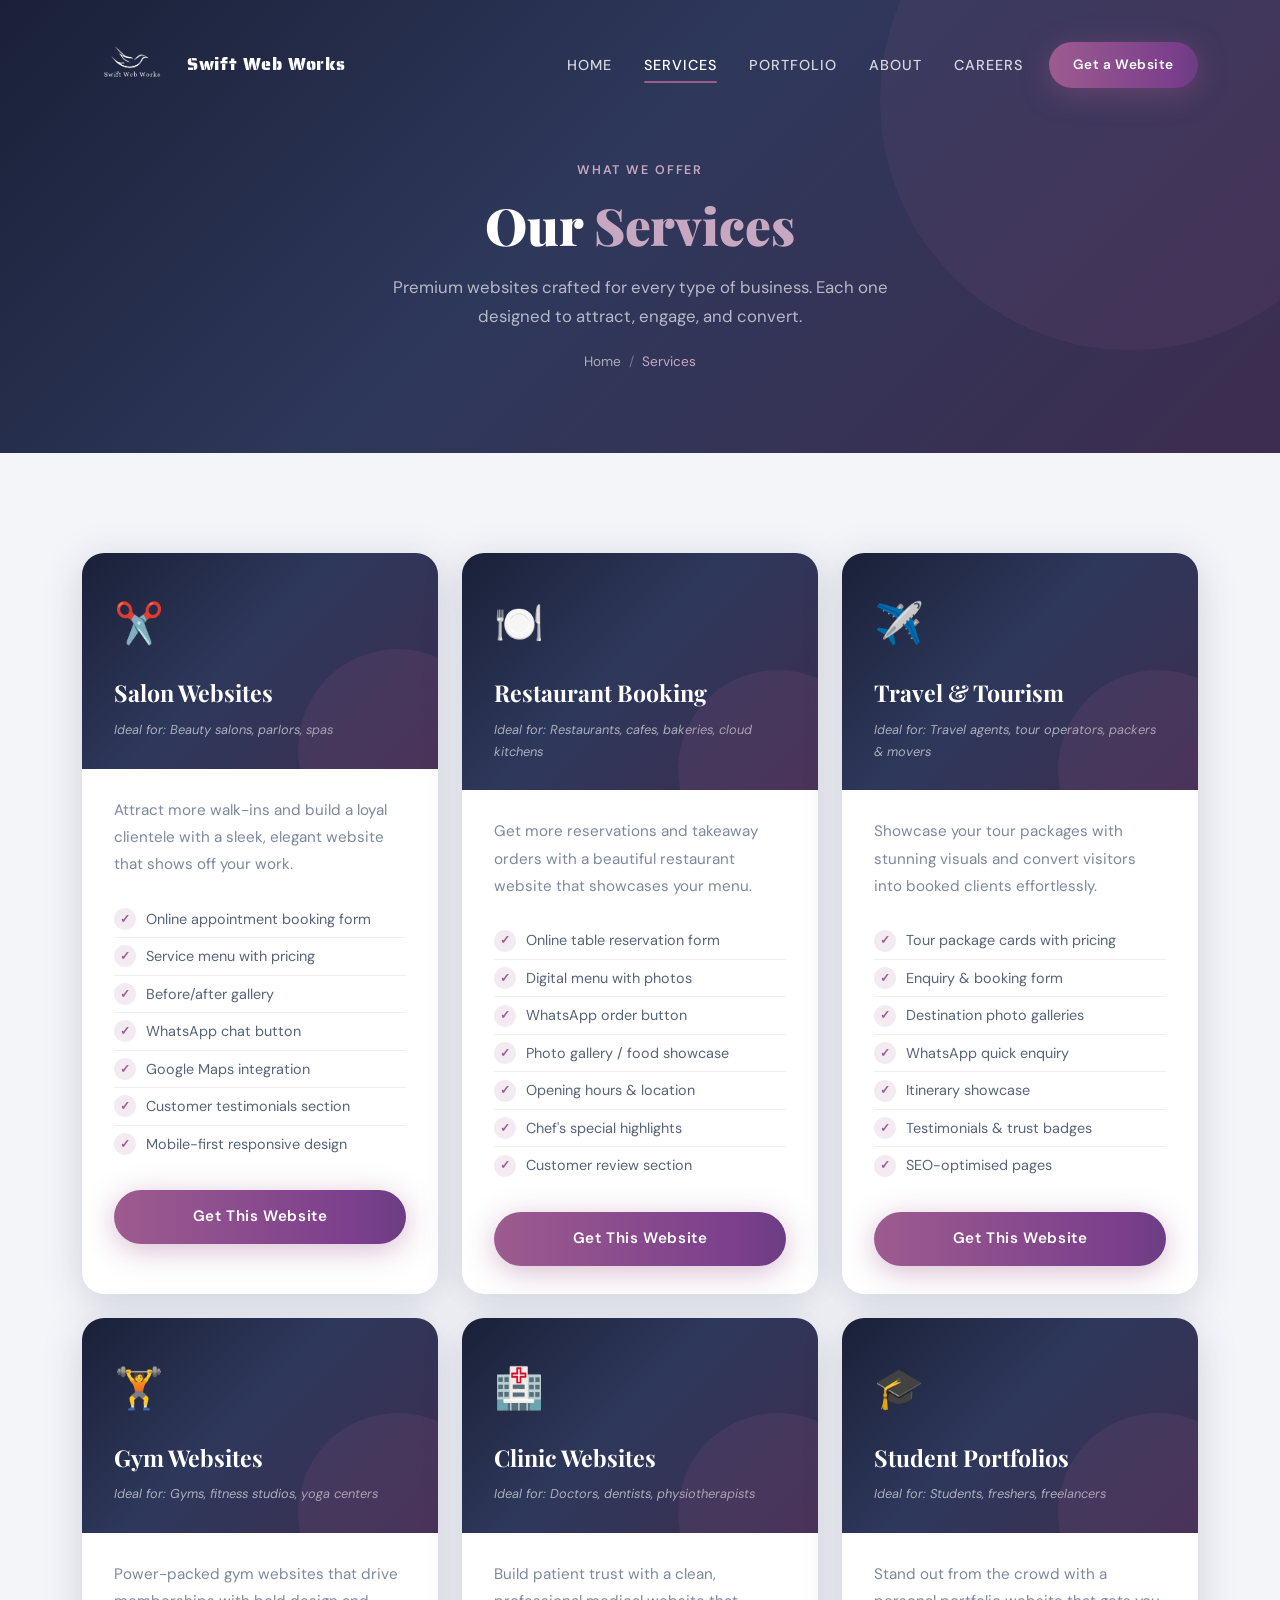
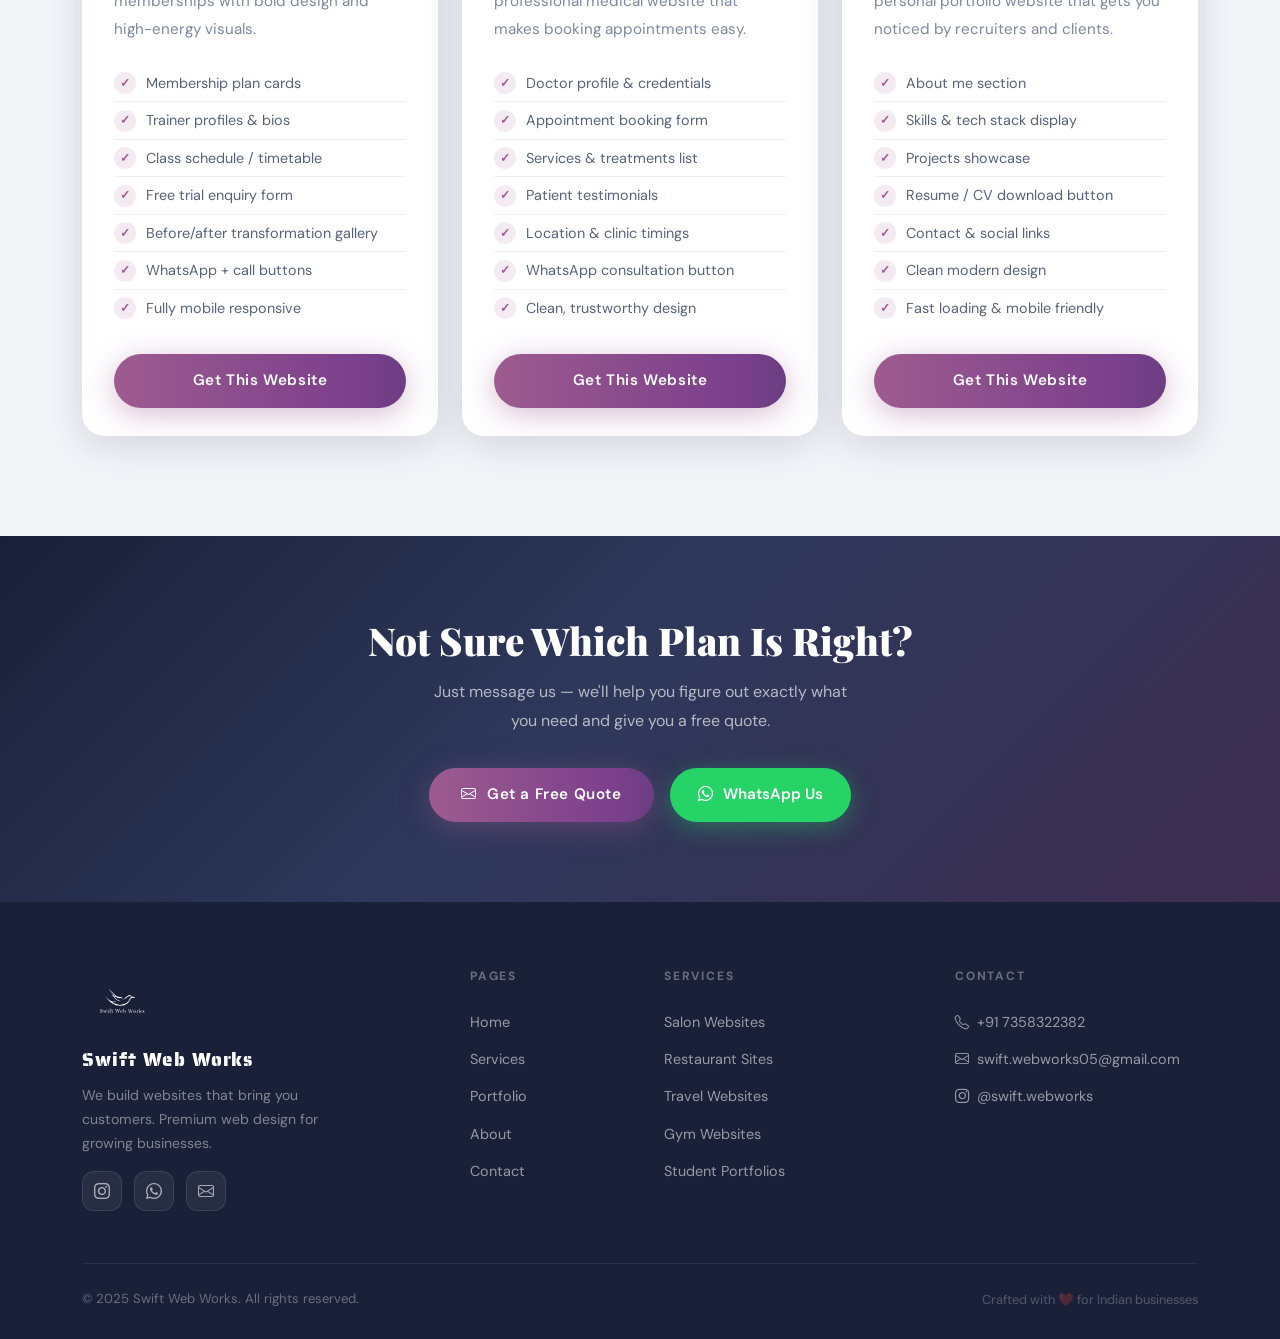
<file: site_clone/pages/services.html>
<!DOCTYPE html>
<html lang="en">
<head>
  <!-- Google tag (gtag.js) -->
<script async src="https://www.googletagmanager.com/gtag/js?id=G-VZX2B9Z5CT"></script>
<script>
  window.dataLayer = window.dataLayer || [];
  function gtag(){dataLayer.push(arguments);}
  gtag('js', new Date());

  gtag('config', 'G-VZX2B9Z5CT');
</script>
  <meta charset="UTF-8"/>
  <meta name="viewport" content="width=device-width, initial-scale=1.0"/>
  <title>Services — Swift Web Works</title>
  <link rel="icon" href="../logo.png"/>
  <link href="https://cdn.jsdelivr.net/npm/bootstrap@5.3.3/dist/css/bootstrap.min.css" rel="stylesheet"/>
  <link href="https://cdn.jsdelivr.net/npm/bootstrap-icons@1.11.3/font/bootstrap-icons.min.css" rel="stylesheet"/>
  <link href="https://fonts.googleapis.com/css2?family=Playfair+Display:ital,wght@0,400;0,600;0,700;0,900;1,400&family=Saira+Stencil+One&family=DM+Sans:wght@300;400;500;600&display=swap" rel="stylesheet"/>
  <link rel="stylesheet" href="../styles/main.css"/>
</head>
<body>

<div id="scroll-progress"></div>

<!-- NAVBAR -->
<nav class="navbar-custom scrolled" id="mainNavbar">
  <div class="container">
    <div class="d-flex align-items-center justify-content-between w-100">
      <a href="../index.html" class="navbar-brand">
        <img src="../logo.png" alt="Swift Web Works" class="brand-logo">
        <div class="brand-name">Swift Web Works</div>
      </a>
      <ul class="d-none d-lg-flex list-unstyled mb-0 align-items-center gap-1">
        <li><a class="nav-link" href="../index.html">Home</a></li>
        <li><a class="nav-link active" href="services.html">Services</a></li>
        <li><a class="nav-link" href="portfolio.html">Portfolio</a></li>
        <li><a class="nav-link" href="about.html">About</a></li>
        <li><a class="nav-link" href="careers.html">Careers</a></li>
        <li class="ms-2"><a href="contact.html" class="btn-primary-custom" style="padding:11px 24px;font-size:0.85rem;">Get a Website</a></li>
      </ul>
      <button class="navbar-toggler d-lg-none" id="mobileToggle" type="button">
        <span class="navbar-toggler-icon"></span>
      </button>
    </div>
    <div class="mobile-menu d-lg-none" id="mobileMenu">
      <ul class="list-unstyled py-3 mb-0">
        <li><a class="nav-link py-2" href="../index.html">Home</a></li>
        <li><a class="nav-link py-2" href="services.html">Services</a></li>
        <li><a class="nav-link py-2" href="portfolio.html">Portfolio</a></li>
        <li><a class="nav-link py-2" href="about.html">About</a></li>
        <li><a class="nav-link py-2" href="careers.html">Careers</a></li>
        <li><a class="nav-link py-2" href="contact.html">Contact</a></li>
      </ul>
    </div>
  </div>
</nav>

<!-- PAGE HERO -->
<div class="page-hero">
  <div class="container position-relative" style="z-index:2;">
    <span class="section-label" style="color:#C8A8C0;">What We Offer</span>
    <h1>Our <span style="color:#C8A8C0;">Services</span></h1>
    <p>Premium websites crafted for every type of business. Each one designed to attract, engage, and convert.</p>
    <div class="breadcrumb-custom">
      <a href="../index.html">Home</a>
      <span class="sep">/</span>
      <span class="current">Services</span>
    </div>
  </div>
</div>

<!-- SERVICES GRID -->
<section class="bg-light-custom">
  <div class="container">
    <div class="row g-4">

      <!-- Salon -->
      <div class="col-md-6 col-xl-4 reveal reveal-delay-1">
        <div class="service-full-card">
          <div class="service-full-header">
            <span class="service-full-icon">✂️</span>
            <div class="service-full-title">Salon Websites</div>
            <div class="service-ideal">Ideal for: Beauty salons, parlors, spas</div>
          </div>
          <div class="service-full-body">
            <p class="service-full-desc">Attract more walk-ins and build a loyal clientele with a sleek, elegant website that shows off your work.</p>
            <ul class="feature-list">
              <li>Online appointment booking form</li>
              <li>Service menu with pricing</li>
              <li>Before/after gallery</li>
              <li>WhatsApp chat button</li>
              <li>Google Maps integration</li>
              <li>Customer testimonials section</li>
              <li>Mobile-first responsive design</li>
            </ul>
            <a href="contact.html" class="btn-primary-custom w-100 justify-content-center">
              Get This Website
            </a>
          </div>
        </div>
      </div>

      <!-- Restaurant -->
      <div class="col-md-6 col-xl-4 reveal reveal-delay-2">
        <div class="service-full-card">
          <div class="service-full-header">
            <span class="service-full-icon">🍽️</span>
            <div class="service-full-title">Restaurant Booking</div>
            <div class="service-ideal">Ideal for: Restaurants, cafes, bakeries, cloud kitchens</div>
          </div>
          <div class="service-full-body">
            <p class="service-full-desc">Get more reservations and takeaway orders with a beautiful restaurant website that showcases your menu.</p>
            <ul class="feature-list">
              <li>Online table reservation form</li>
              <li>Digital menu with photos</li>
              <li>WhatsApp order button</li>
              <li>Photo gallery / food showcase</li>
              <li>Opening hours & location</li>
              <li>Chef's special highlights</li>
              <li>Customer review section</li>
            </ul>
            <a href="contact.html" class="btn-primary-custom w-100 justify-content-center">
              Get This Website
            </a>
          </div>
        </div>
      </div>

      <!-- Travel -->
      <div class="col-md-6 col-xl-4 reveal reveal-delay-3">
        <div class="service-full-card">
          <div class="service-full-header">
            <span class="service-full-icon">✈️</span>
            <div class="service-full-title">Travel & Tourism</div>
            <div class="service-ideal">Ideal for: Travel agents, tour operators, packers & movers</div>
          </div>
          <div class="service-full-body">
            <p class="service-full-desc">Showcase your tour packages with stunning visuals and convert visitors into booked clients effortlessly.</p>
            <ul class="feature-list">
              <li>Tour package cards with pricing</li>
              <li>Enquiry & booking form</li>
              <li>Destination photo galleries</li>
              <li>WhatsApp quick enquiry</li>
              <li>Itinerary showcase</li>
              <li>Testimonials & trust badges</li>
              <li>SEO-optimised pages</li>
            </ul>
            <a href="contact.html" class="btn-primary-custom w-100 justify-content-center">
              Get This Website
            </a>
          </div>
        </div>
      </div>

      <!-- Gym -->
      <div class="col-md-6 col-xl-4 reveal reveal-delay-1">
        <div class="service-full-card">
          <div class="service-full-header">
            <span class="service-full-icon">🏋️</span>
            <div class="service-full-title">Gym Websites</div>
            <div class="service-ideal">Ideal for: Gyms, fitness studios, yoga centers</div>
          </div>
          <div class="service-full-body">
            <p class="service-full-desc">Power-packed gym websites that drive memberships with bold design and high-energy visuals.</p>
            <ul class="feature-list">
              <li>Membership plan cards</li>
              <li>Trainer profiles & bios</li>
              <li>Class schedule / timetable</li>
              <li>Free trial enquiry form</li>
              <li>Before/after transformation gallery</li>
              <li>WhatsApp + call buttons</li>
              <li>Fully mobile responsive</li>
            </ul>
            <a href="contact.html" class="btn-primary-custom w-100 justify-content-center">
              Get This Website
            </a>
          </div>
        </div>
      </div>

      <!-- Clinic -->
      <div class="col-md-6 col-xl-4 reveal reveal-delay-2">
        <div class="service-full-card">
          <div class="service-full-header">
            <span class="service-full-icon">🏥</span>
            <div class="service-full-title">Clinic Websites</div>
            <div class="service-ideal">Ideal for: Doctors, dentists, physiotherapists</div>
          </div>
          <div class="service-full-body">
            <p class="service-full-desc">Build patient trust with a clean, professional medical website that makes booking appointments easy.</p>
            <ul class="feature-list">
              <li>Doctor profile & credentials</li>
              <li>Appointment booking form</li>
              <li>Services & treatments list</li>
              <li>Patient testimonials</li>
              <li>Location & clinic timings</li>
              <li>WhatsApp consultation button</li>
              <li>Clean, trustworthy design</li>
            </ul>
            <a href="contact.html" class="btn-primary-custom w-100 justify-content-center">
              Get This Website
            </a>
          </div>
        </div>
      </div>

      <!-- Student Portfolio -->
      <div class="col-md-6 col-xl-4 reveal reveal-delay-3">
        <div class="service-full-card">
          <div class="service-full-header">
            <span class="service-full-icon">🎓</span>
            <div class="service-full-title">Student Portfolios</div>
            <div class="service-ideal">Ideal for: Students, freshers, freelancers</div>
          </div>
          <div class="service-full-body">
            <p class="service-full-desc">Stand out from the crowd with a personal portfolio website that gets you noticed by recruiters and clients.</p>
            <ul class="feature-list">
              <li>About me section</li>
              <li>Skills & tech stack display</li>
              <li>Projects showcase</li>
              <li>Resume / CV download button</li>
              <li>Contact & social links</li>
              <li>Clean modern design</li>
              <li>Fast loading & mobile friendly</li>
            </ul>
            <a href="contact.html" class="btn-primary-custom w-100 justify-content-center">
              Get This Website
            </a>
          </div>
        </div>
      </div>

    </div>
  </div>
</section>

<!-- CTA -->
<section style="background:var(--gradient-hero);padding:80px 0;">
  <div class="container text-center reveal">
    <h2 style="font-family:var(--font-heading);color:white;font-size:clamp(1.8rem,3vw,2.5rem);font-weight:900;margin-bottom:14px;">
      Not Sure Which Plan Is Right?
    </h2>
    <p style="color:rgba(255,255,255,0.65);font-size:1rem;max-width:440px;margin:0 auto 32px;line-height:1.8;">
      Just message us — we'll help you figure out exactly what you need and give you a free quote.
    </p>
    <div class="d-flex justify-content-center gap-3 flex-wrap">
      <a href="contact.html" class="btn-primary-custom"><i class="bi bi-envelope"></i> Get a Free Quote</a>
      <a href="https://wa.me/917358322382" target="_blank" class="btn-whatsapp" style="width:auto;margin-top:0;"><i class="bi bi-whatsapp"></i> WhatsApp Us</a>
    </div>
  </div>
</section>

<!-- FOOTER -->
<footer>
  <div class="container">
    <div class="row g-5">
      <div class="col-lg-4 col-md-6">
        <div class="d-flex align-items-center gap-2 mb-2">
          <img src="../logo.png" alt="Logo" class="footer-logo">
        </div>
        <div class="footer-brand-name">Swift Web Works</div>
        <p class="footer-tagline">We build websites that bring you customers. Premium web design for growing businesses.</p>
        <div class="footer-social mt-3">
          <a href="https://www.instagram.com/swift.webworks" target="_blank" class="social-btn"><i class="bi bi-instagram"></i></a>
          <a href="https://wa.me/917358322382" target="_blank" class="social-btn"><i class="bi bi-whatsapp"></i></a>
          <a href="mailto:swift.webworks05@gmail.com" class="social-btn"><i class="bi bi-envelope"></i></a>
        </div>
      </div>
      <div class="col-lg-2 col-md-6 col-6">
        <div class="footer-heading">Pages</div>
        <ul class="footer-links">
          <li><a href="../index.html">Home</a></li>
          <li><a href="services.html">Services</a></li>
          <li><a href="portfolio.html">Portfolio</a></li>
          <li><a href="about.html">About</a></li>
          <li><a href="contact.html">Contact</a></li>
        </ul>
      </div>
      <div class="col-lg-3 col-md-6 col-6">
        <div class="footer-heading">Services</div>
        <ul class="footer-links">
          <li><a href="services.html">Salon Websites</a></li>
          <li><a href="services.html">Restaurant Sites</a></li>
          <li><a href="services.html">Travel Websites</a></li>
          <li><a href="services.html">Gym Websites</a></li>
          <li><a href="services.html">Student Portfolios</a></li>
        </ul>
      </div>
      <div class="col-lg-3 col-md-6">
        <div class="footer-heading">Contact</div>
        <ul class="footer-links">
          <li><a href="tel:+917358322382"><i class="bi bi-telephone me-2"></i>+91 7358322382</a></li>
          <li><a href="mailto:swift.webworks05@gmail.com"><i class="bi bi-envelope me-2"></i>swift.webworks05@gmail.com</a></li>
          <li><a href="https://www.instagram.com/swift.webworks" target="_blank"><i class="bi bi-instagram me-2"></i>@swift.webworks</a></li>
        </ul>
      </div>
    </div>
    <div class="footer-bottom">
      <div class="footer-copyright">© 2025 Swift Web Works. All rights reserved.</div>
      <div class="footer-credit">Crafted with ❤️ for Indian businesses</div>
    </div>
  </div>
</footer>

<script src="https://cdn.jsdelivr.net/npm/bootstrap@5.3.3/dist/js/bootstrap.bundle.min.js"></script>
<script src="../js/main.js"></script>
</body>
</html>
</file>
<file: site_clone/styles/main.css>
/* =============================================
   SWIFT WEB WORKS — MAIN STYLESHEET
   ============================================= */

@import url('https://fonts.googleapis.com/css2?family=Playfair+Display:ital,wght@0,400;0,600;0,700;0,900;1,400&family=Saira+Stencil+One&family=DM+Sans:wght@300;400;500;600&display=swap');

/* ── CSS Variables ── */
:root {
  --primary:   #2E385B;
  --secondary: #58637A;
  --muted:     #7D889D;
  --accent:    #9D5B8F;
  --light-bg:  #C2C6D1;
  --white:     #FFFFFF;
  --dark:      #1a2038;

  --gradient-hero: linear-gradient(135deg, #1a2038 0%, #2E385B 45%, #3d2d50 100%);
  --gradient-accent: linear-gradient(135deg, #9D5B8F 0%, #7B3F8C 50%, #2E385B 100%);
  --gradient-cta: linear-gradient(90deg, #9D5B8F, #7B3F8C, #2E385B, #9D5B8F);
  --glass-bg: rgba(255,255,255,0.07);
  --glass-border: rgba(255,255,255,0.15);

  --font-heading: 'Playfair Display', serif;
  --font-logo: 'Saira Stencil One', sans-serif;
  --font-body: 'DM Sans', sans-serif;

  --transition: 0.35s cubic-bezier(.4,0,.2,1);
  --shadow-card: 0 8px 40px rgba(46,56,91,0.18);
  --shadow-hover: 0 20px 60px rgba(46,56,91,0.28);
}

/* ── Reset & Base ── */
*, *::before, *::after { box-sizing: border-box; margin: 0; padding: 0; }

html { scroll-behavior: smooth; }

body {
  font-family: var(--font-body);
  background: #f8f9fc;
  color: var(--primary);
  overflow-x: hidden;
  line-height: 1.7;
}

h1,h2,h3,h4,h5 { font-family: var(--font-heading); line-height: 1.25; }

/* ── Scroll Progress Bar ── */
#scroll-progress {
  position: fixed;
  top: 0; left: 0;
  height: 3px;
  background: var(--gradient-accent);
  width: 0%;
  z-index: 9999;
  transition: width 0.1s linear;
}

/* =============================================
   NAVBAR
   ============================================= */
.navbar-custom {
  position: fixed;
  top: 0; left: 0; right: 0;
  z-index: 1000;
  padding: 18px 0;
  transition: all var(--transition);
  background: transparent;
}

.navbar-custom.scrolled {
  background: rgba(26,32,56,0.97);
  backdrop-filter: blur(20px);
  padding: 10px 0;
  box-shadow: 0 4px 30px rgba(0,0,0,0.25);
}

.navbar-custom .navbar-brand {
  display: flex;
  align-items: center;
  gap: 10px;
  text-decoration: none;
}

.navbar-custom .brand-logo {
  height: 94px;
  width: auto;
  filter: brightness(0) invert(1);
  transition: var(--transition);
}

.navbar-custom .brand-name {
  font-family: var(--font-logo);
  font-size: 1.1rem;
  color: var(--white);
  letter-spacing: 0.04em;
  line-height: 1.1;
}

.navbar-custom .nav-link {
  font-family: var(--font-body);
  font-weight: 500;
  font-size: 0.9rem;
  color: rgba(255,255,255,0.8) !important;
  letter-spacing: 0.07em;
  text-transform: uppercase;
  padding: 6px 14px !important;
  position: relative;
  transition: var(--transition);
}

.navbar-custom .nav-link::after {
  content: '';
  position: absolute;
  bottom: 0; left: 14px;
  width: 0; height: 2px;
  background: var(--accent);
  transition: width var(--transition);
  border-radius: 2px;
}

.navbar-custom .nav-link:hover,
.navbar-custom .nav-link.active {
  color: #fff !important;
}

.navbar-custom .nav-link:hover::after,
.navbar-custom .nav-link.active::after {
  width: calc(100% - 28px);
}

.navbar-toggler {
  border: 1px solid rgba(255,255,255,0.3) !important;
  padding: 6px 10px;
}

.navbar-toggler-icon {
  background-image: url("data:image/svg+xml,%3csvg xmlns='http://www.w3.org/2000/svg' viewBox='0 0 30 30'%3e%3cpath stroke='rgba(255,255,255,0.85)' stroke-linecap='round' stroke-miterlimit='10' stroke-width='2' d='M4 7h22M4 15h22M4 23h22'/%3e%3c/svg%3e") !important;
}

/* =============================================
   HERO SECTION
   ============================================= */
.hero-section {
  min-height: 100vh;
  background: var(--gradient-hero);
  position: relative;
  display: flex;
  align-items: center;
  overflow: hidden;
}

.hero-bg-orb {
  position: absolute;
  border-radius: 50%;
  filter: blur(80px);
  opacity: 0.25;
  pointer-events: none;
}

.hero-bg-orb-1 {
  width: 600px; height: 600px;
  background: var(--accent);
  top: -150px; right: -150px;
}

.hero-bg-orb-2 {
  width: 400px; height: 400px;
  background: #58637A;
  bottom: -100px; left: -100px;
}

.hero-bg-orb-3 {
  width: 300px; height: 300px;
  background: #9D5B8F;
  top: 40%; left: 30%;
  opacity: 0.12;
}

/* Animated gradient overlay */
.hero-section::before {
  content: '';
  position: absolute;
  inset: 0;
  background: linear-gradient(45deg,
    rgba(157,91,143,0.08) 0%,
    transparent 40%,
    rgba(46,56,91,0.15) 100%
  );
  animation: heroShimmer 6s ease-in-out infinite alternate;
}

@keyframes heroShimmer {
  from { opacity: 0.4; }
  to   { opacity: 1; }
}

.hero-content {
  position: relative;
  z-index: 2;
  padding-top: 100px;
}

.hero-badge {
  display: inline-flex;
  align-items: center;
  gap: 8px;
  background: var(--glass-bg);
  border: 1px solid var(--glass-border);
  backdrop-filter: blur(10px);
  color: rgba(255,255,255,0.8);
  padding: 7px 18px;
  border-radius: 50px;
  font-size: 0.8rem;
  font-weight: 500;
  letter-spacing: 0.08em;
  text-transform: uppercase;
  margin-bottom: 28px;
}

.hero-badge .dot {
  width: 7px; height: 7px;
  background: #9D5B8F;
  border-radius: 50%;
  animation: pulse 1.8s infinite;
}

@keyframes pulse {
  0%,100% { transform: scale(1); opacity: 1; }
  50%      { transform: scale(1.5); opacity: 0.5; }
}

.hero-title {
  font-size: clamp(2.6rem, 5.5vw, 4.2rem);
  color: var(--white);
  font-weight: 900;
  margin-bottom: 24px;
  line-height: 1.12;
}

.hero-title .accent-word {
  background: linear-gradient(90deg, #C8A8C0, #9D5B8F);
  -webkit-background-clip: text;
  -webkit-text-fill-color: transparent;
  background-clip: text;
}

.hero-subtitle {
  font-size: 1.1rem;
  color: rgba(255,255,255,0.7);
  max-width: 520px;
  margin-bottom: 44px;
  font-weight: 300;
  line-height: 1.8;
}

/* ── CTA Buttons ── */
.btn-primary-custom {
  display: inline-flex;
  align-items: center;
  gap: 10px;
  background: var(--gradient-cta);
  background-size: 250% auto;
  color: #fff;
  border: none;
  padding: 14px 32px;
  border-radius: 50px;
  font-family: var(--font-body);
  font-size: 0.95rem;
  font-weight: 600;
  letter-spacing: 0.04em;
  text-decoration: none;
  transition: all var(--transition);
  cursor: pointer;
  animation: gradientShift 3s linear infinite;
  box-shadow: 0 6px 30px rgba(157,91,143,0.4);
}

@keyframes gradientShift {
  0%   { background-position: 0% }
  100% { background-position: 250% }
}

.btn-primary-custom:hover {
  transform: translateY(-3px);
  box-shadow: 0 12px 40px rgba(157,91,143,0.55);
  color: #fff;
}

.btn-outline-custom {
  display: inline-flex;
  align-items: center;
  gap: 10px;
  background: transparent;
  color: rgba(255,255,255,0.9);
  border: 1.5px solid rgba(255,255,255,0.35);
  padding: 13px 32px;
  border-radius: 50px;
  font-family: var(--font-body);
  font-size: 0.95rem;
  font-weight: 500;
  text-decoration: none;
  transition: all var(--transition);
  backdrop-filter: blur(6px);
}

.btn-outline-custom:hover {
  background: rgba(255,255,255,0.1);
  border-color: rgba(255,255,255,0.7);
  color: #fff;
  transform: translateY(-3px);
}

/* hero glass card */
.hero-glass-card {
  background: var(--glass-bg);
  border: 1px solid var(--glass-border);
  backdrop-filter: blur(16px);
  border-radius: 20px;
  padding: 32px 28px;
  color: rgba(255,255,255,0.85);
}

.hero-stat {
  text-align: center;
  padding: 12px;
}

.hero-stat .stat-num {
  font-family: var(--font-heading);
  font-size: 2.2rem;
  font-weight: 700;
  color: var(--white);
  line-height: 1;
}

.hero-stat .stat-label {
  font-size: 0.8rem;
  color: rgba(255,255,255,0.55);
  margin-top: 4px;
  text-transform: uppercase;
  letter-spacing: 0.07em;
}

.hero-stat-divider {
  width: 1px;
  background: rgba(255,255,255,0.15);
  margin: 0 8px;
}

/* =============================================
   SECTION SHARED STYLES
   ============================================= */
section { padding: 100px 0; }

.section-label {
  font-size: 0.78rem;
  font-weight: 600;
  letter-spacing: 0.15em;
  text-transform: uppercase;
  color: var(--accent);
  margin-bottom: 12px;
  display: block;
}

.section-title {
  font-size: clamp(2rem, 3.5vw, 2.8rem);
  color: var(--primary);
  font-weight: 700;
  margin-bottom: 18px;
}

.section-title span {
  color: var(--accent);
}

.section-subtitle {
  color: var(--muted);
  font-size: 1.05rem;
  max-width: 560px;
  line-height: 1.8;
}

/* divider accent */
.accent-divider {
  width: 50px;
  height: 3px;
  background: var(--gradient-accent);
  border-radius: 3px;
  margin: 16px 0 32px;
}

.accent-divider.center {
  margin: 16px auto 32px;
}

/* =============================================
   GLASS CARDS
   ============================================= */
.glass-card {
  background: rgba(255,255,255,0.85);
  border: 1px solid rgba(194,198,209,0.4);
  border-radius: 18px;
  padding: 36px 28px;
  transition: all var(--transition);
  position: relative;
  overflow: hidden;
  box-shadow: var(--shadow-card);
}

.glass-card::before {
  content: '';
  position: absolute;
  top: 0; left: 0; right: 0;
  height: 3px;
  background: var(--gradient-accent);
  transform: scaleX(0);
  transform-origin: left;
  transition: transform var(--transition);
}

.glass-card:hover {
  transform: translateY(-8px);
  box-shadow: var(--shadow-hover);
}

.glass-card:hover::before {
  transform: scaleX(1);
}

.glass-card-dark {
  background: var(--glass-bg);
  border: 1px solid var(--glass-border);
  backdrop-filter: blur(16px);
  border-radius: 18px;
  padding: 36px 28px;
  transition: all var(--transition);
  box-shadow: 0 8px 32px rgba(0,0,0,0.2);
}

.glass-card-dark:hover {
  transform: translateY(-6px);
  box-shadow: 0 20px 50px rgba(0,0,0,0.3);
  border-color: rgba(157,91,143,0.4);
}

/* =============================================
   SERVICE CARDS
   ============================================= */
.service-icon-wrap {
  width: 64px; height: 64px;
  border-radius: 16px;
  background: linear-gradient(135deg, rgba(157,91,143,0.12), rgba(46,56,91,0.08));
  display: flex;
  align-items: center;
  justify-content: center;
  margin-bottom: 22px;
  font-size: 1.6rem;
  transition: var(--transition);
}

.glass-card:hover .service-icon-wrap {
  background: var(--gradient-accent);
  transform: scale(1.08);
}

.glass-card:hover .service-icon-wrap span { filter: grayscale(1) brightness(10); }

.service-card-title {
  font-family: var(--font-heading);
  font-size: 1.2rem;
  color: var(--primary);
  margin-bottom: 10px;
  font-weight: 600;
}

.service-card-text {
  color: var(--muted);
  font-size: 0.92rem;
  line-height: 1.75;
}

/* =============================================
   WHY CHOOSE US
   ============================================= */
.why-section {
  background: var(--gradient-hero);
  position: relative;
  overflow: hidden;
}

.why-section::before {
  content: '';
  position: absolute;
  width: 600px; height: 600px;
  border-radius: 50%;
  background: rgba(157,91,143,0.08);
  top: -200px; right: -200px;
  pointer-events: none;
}

.why-item {
  display: flex;
  align-items: flex-start;
  gap: 18px;
  margin-bottom: 10px;
}

.why-icon {
  width: 52px; height: 52px;
  min-width: 52px;
  border-radius: 14px;
  background: rgba(157,91,143,0.2);
  border: 1px solid rgba(157,91,143,0.3);
  display: flex;
  align-items: center;
  justify-content: center;
  font-size: 1.3rem;
  transition: var(--transition);
}

.glass-card-dark:hover .why-icon {
  background: rgba(157,91,143,0.45);
}

.why-item-title {
  font-family: var(--font-heading);
  font-size: 1.1rem;
  color: var(--white);
  margin-bottom: 4px;
  font-weight: 600;
}

.why-item-text {
  color: rgba(255,255,255,0.6);
  font-size: 0.88rem;
  line-height: 1.65;
}

/* =============================================
   PORTFOLIO CARDS
   ============================================= */
.portfolio-card {
  border-radius: 20px;
  overflow: hidden;
  box-shadow: var(--shadow-card);
  transition: all var(--transition);
  background: var(--white);
}

.portfolio-card:hover {
  transform: translateY(-10px);
  box-shadow: var(--shadow-hover);
}

.portfolio-img-wrap {
  position: relative;
  overflow: hidden;
  height: 240px;
}

.portfolio-img-wrap img {
  width: 100%; height: 100%;
  object-fit: cover;
  transition: transform 0.6s ease;
}

.portfolio-card:hover .portfolio-img-wrap img {
  transform: scale(1.08);
}

.portfolio-overlay {
  position: absolute;
  inset: 0;
  background: linear-gradient(to top, rgba(26,32,56,0.9) 0%, transparent 60%);
  display: flex;
  align-items: flex-end;
  padding: 24px;
  opacity: 0;
  transition: opacity var(--transition);
}

.portfolio-card:hover .portfolio-overlay {
  opacity: 1;
}

.portfolio-body {
  padding: 24px;
}

.portfolio-tag {
  display: inline-block;
  background: rgba(157,91,143,0.12);
  color: var(--accent);
  font-size: 0.75rem;
  font-weight: 600;
  letter-spacing: 0.1em;
  text-transform: uppercase;
  padding: 4px 12px;
  border-radius: 50px;
  margin-bottom: 10px;
}

.portfolio-title {
  font-family: var(--font-heading);
  font-size: 1.3rem;
  color: var(--primary);
  margin-bottom: 8px;
  font-weight: 700;
}

.portfolio-desc {
  color: var(--muted);
  font-size: 0.9rem;
  line-height: 1.7;
  margin-bottom: 20px;
}

/* =============================================
   SERVICES FULL PAGE
   ============================================= */
.service-full-card {
  background: var(--white);
  border-radius: 22px;
  overflow: hidden;
  box-shadow: var(--shadow-card);
  transition: all var(--transition);
  height: 100%;
}

.service-full-card:hover {
  transform: translateY(-8px);
  box-shadow: var(--shadow-hover);
}

.service-full-header {
  background: var(--gradient-hero);
  padding: 36px 32px 28px;
  position: relative;
  overflow: hidden;
}

.service-full-header::after {
  content: '';
  position: absolute;
  width: 200px; height: 200px;
  border-radius: 50%;
  background: rgba(157,91,143,0.15);
  bottom: -80px; right: -60px;
}

.service-full-icon {
  font-size: 2.5rem;
  margin-bottom: 16px;
  display: block;
}

.service-full-title {
  font-family: var(--font-heading);
  font-size: 1.45rem;
  color: var(--white);
  font-weight: 700;
  margin-bottom: 6px;
}

.service-ideal {
  font-size: 0.8rem;
  color: rgba(255,255,255,0.6);
  font-style: italic;
}

.service-full-body {
  padding: 28px 32px;
}

.service-full-desc {
  color: var(--muted);
  font-size: 0.95rem;
  line-height: 1.8;
  margin-bottom: 22px;
}

.feature-list {
  list-style: none;
  padding: 0;
  margin: 0 0 28px;
}

.feature-list li {
  display: flex;
  align-items: center;
  gap: 10px;
  color: var(--secondary);
  font-size: 0.9rem;
  padding: 6px 0;
  border-bottom: 1px solid rgba(194,198,209,0.3);
}

.feature-list li:last-child { border-bottom: none; }

.feature-list li::before {
  content: '✓';
  width: 22px; height: 22px;
  min-width: 22px;
  border-radius: 50%;
  background: rgba(157,91,143,0.12);
  color: var(--accent);
  display: flex;
  align-items: center;
  justify-content: center;
  font-size: 0.75rem;
  font-weight: 700;
}

/* =============================================
   ABOUT PAGE
   ============================================= */
.about-hero {
  background: var(--gradient-hero);
  padding: 180px 0 100px;
  position: relative;
  overflow: hidden;
}

.about-hero::after {
  content: '';
  position: absolute;
  width: 500px; height: 500px;
  border-radius: 50%;
  background: rgba(157,91,143,0.12);
  top: -150px; right: -150px;
  pointer-events: none;
}

.quote-block {
  background: linear-gradient(135deg, rgba(157,91,143,0.08), rgba(46,56,91,0.05));
  border-left: 4px solid var(--accent);
  padding: 28px 32px;
  border-radius: 0 16px 16px 0;
  margin: 40px 0;
}

.quote-block p {
  font-family: var(--font-heading);
  font-size: 1.35rem;
  color: var(--primary);
  font-style: italic;
  font-weight: 600;
  line-height: 1.5;
  margin: 0;
}

.quote-block cite {
  display: block;
  margin-top: 12px;
  font-size: 0.85rem;
  color: var(--accent);
  font-style: normal;
  font-weight: 600;
}

.trust-badge {
  display: flex;
  align-items: center;
  gap: 14px;
  padding: 18px 22px;
  background: var(--white);
  border-radius: 14px;
  box-shadow: 0 4px 20px rgba(46,56,91,0.1);
  margin-bottom: 16px;
  transition: var(--transition);
}

.trust-badge:hover {
  transform: translateX(6px);
  box-shadow: 0 8px 30px rgba(46,56,91,0.15);
}

.trust-badge-icon {
  width: 44px; height: 44px;
  min-width: 44px;
  border-radius: 12px;
  background: linear-gradient(135deg, rgba(157,91,143,0.15), rgba(46,56,91,0.1));
  display: flex;
  align-items: center;
  justify-content: center;
  font-size: 1.2rem;
}

.trust-badge-text strong {
  display: block;
  color: var(--primary);
  font-size: 0.95rem;
  font-weight: 600;
}

.trust-badge-text span {
  color: var(--muted);
  font-size: 0.82rem;
}

/* =============================================
   CONTACT PAGE
   ============================================= */
.contact-hero {
  background: var(--gradient-hero);
  padding: 180px 0 100px;
  position: relative;
  overflow: hidden;
}

.contact-form-wrap {
  background: var(--white);
  border-radius: 22px;
  padding: 48px 44px;
  box-shadow: var(--shadow-card);
}

.form-label-custom {
  font-size: 0.85rem;
  font-weight: 600;
  color: var(--primary);
  letter-spacing: 0.04em;
  margin-bottom: 8px;
  display: block;
}

.form-control-custom {
  width: 100%;
  background: #f8f9fc;
  border: 1.5px solid #e0e3ed;
  border-radius: 12px;
  padding: 13px 18px;
  font-family: var(--font-body);
  font-size: 0.95rem;
  color: var(--primary);
  transition: var(--transition);
  outline: none;
}

.form-control-custom:focus {
  border-color: var(--accent);
  background: var(--white);
  box-shadow: 0 0 0 4px rgba(157,91,143,0.1);
}

.form-control-custom::placeholder { color: var(--muted); }

textarea.form-control-custom { resize: vertical; min-height: 130px; }

.contact-info-card {
  background: var(--gradient-hero);
  border-radius: 22px;
  padding: 44px 36px;
  color: var(--white);
  height: 100%;
  position: relative;
  overflow: hidden;
}

.contact-info-card::before {
  content: '';
  position: absolute;
  width: 350px; height: 350px;
  border-radius: 50%;
  background: rgba(157,91,143,0.15);
  bottom: -120px; right: -100px;
  pointer-events: none;
}

.contact-item {
  display: flex;
  align-items: center;
  gap: 16px;
  margin-bottom: 24px;
  padding-bottom: 24px;
  border-bottom: 1px solid rgba(255,255,255,0.1);
}

.contact-item:last-of-type { border-bottom: none; }

.contact-item-icon {
  width: 48px; height: 48px;
  min-width: 48px;
  border-radius: 14px;
  background: rgba(157,91,143,0.25);
  border: 1px solid rgba(157,91,143,0.35);
  display: flex;
  align-items: center;
  justify-content: center;
  font-size: 1.2rem;
}

.contact-item-label {
  font-size: 0.75rem;
  color: rgba(255,255,255,0.5);
  text-transform: uppercase;
  letter-spacing: 0.1em;
  margin-bottom: 3px;
}

.contact-item-value {
  color: var(--white);
  font-size: 0.95rem;
  font-weight: 500;
}

.contact-item-value a {
  color: var(--white);
  text-decoration: none;
  transition: var(--transition);
}

.contact-item-value a:hover { color: #C8A8C0; }

.btn-whatsapp {
  display: inline-flex;
  align-items: center;
  gap: 10px;
  background: #25D366;
  color: var(--white);
  border: none;
  padding: 14px 28px;
  border-radius: 50px;
  font-family: var(--font-body);
  font-size: 0.95rem;
  font-weight: 600;
  text-decoration: none;
  transition: all var(--transition);
  box-shadow: 0 6px 25px rgba(37,211,102,0.35);
  width: 100%;
  justify-content: center;
  margin-top: 10px;
}

.btn-whatsapp:hover {
  transform: translateY(-3px);
  box-shadow: 0 12px 35px rgba(37,211,102,0.45);
  color: var(--white);
}

/* Success message */
.success-message {
  display: none;
  text-align: center;
  padding: 40px;
  animation: fadeInUp 0.5s ease;
}

.success-icon {
  font-size: 3.5rem;
  margin-bottom: 16px;
  display: block;
}

.success-message h4 {
  font-family: var(--font-heading);
  color: var(--primary);
  margin-bottom: 10px;
  font-size: 1.5rem;
}

.success-message p { color: var(--muted); }

/* =============================================
   PAGE HERO (inner pages)
   ============================================= */
.page-hero {
  background: var(--gradient-hero);
  padding: 160px 0 80px;
  position: relative;
  overflow: hidden;
  text-align: center;
}

.page-hero::after {
  content: '';
  position: absolute;
  width: 500px; height: 500px;
  border-radius: 50%;
  background: rgba(157,91,143,0.1);
  top: -150px; right: -100px;
  pointer-events: none;
}

.page-hero h1 {
  color: var(--white);
  font-size: clamp(2.2rem, 4vw, 3.2rem);
  font-weight: 900;
  margin-bottom: 16px;
}

.page-hero p {
  color: rgba(255,255,255,0.65);
  font-size: 1.05rem;
  max-width: 500px;
  margin: 0 auto;
}

.breadcrumb-custom {
  display: flex;
  align-items: center;
  gap: 8px;
  justify-content: center;
  margin-top: 20px;
  font-size: 0.85rem;
  color: rgba(255,255,255,0.5);
}

.breadcrumb-custom a {
  color: rgba(255,255,255,0.6);
  text-decoration: none;
  transition: var(--transition);
}

.breadcrumb-custom a:hover { color: var(--white); }

.breadcrumb-custom .sep { color: rgba(255,255,255,0.3); }

.breadcrumb-custom .current { color: #C8A8C0; }

/* =============================================
   FOOTER
   ============================================= */
footer {
  background: var(--dark);
  padding: 64px 0 28px;
}

.footer-brand-name {
  font-family: var(--font-logo);
  font-size: 1.2rem;
  color: var(--white);
  letter-spacing: 0.05em;
  margin-top: 0px;
  line-height: 1.1;}

.footer-logo {
  height: 75px;
  filter: brightness(0) invert(1);
  opacity: 1;
}

.footer-tagline {
  color: rgba(255,255,255,0.45);
  font-size: 0.88rem;
  line-height: 1.7;
  margin-top: 14px;
  max-width: 260px;
}

.footer-heading {
  font-family: var(--font-body);
  font-size: 0.75rem;
  font-weight: 700;
  color: rgba(255,255,255,0.35);
  letter-spacing: 0.15em;
  text-transform: uppercase;
  margin-bottom: 22px;
}

.footer-links {
  list-style: none;
  padding: 0;
  margin: 0;
}

.footer-links li { margin-bottom: 10px; }

.footer-links a {
  color: rgba(255,255,255,0.55);
  text-decoration: none;
  font-size: 0.9rem;
  transition: var(--transition);
}

.footer-links a:hover { color: #C8A8C0; padding-left: 4px; }

.footer-social {
  display: flex;
  gap: 12px;
  margin-top: 8px;
}

.social-btn {
  width: 40px; height: 40px;
  border-radius: 12px;
  background: rgba(255,255,255,0.06);
  border: 1px solid rgba(255,255,255,0.1);
  display: flex;
  align-items: center;
  justify-content: center;
  color: rgba(255,255,255,0.6);
  font-size: 1rem;
  text-decoration: none;
  transition: all var(--transition);
}

.social-btn:hover {
  background: rgba(157,91,143,0.3);
  border-color: rgba(157,91,143,0.5);
  color: var(--white);
  transform: translateY(-3px);
}

.footer-bottom {
  border-top: 1px solid rgba(255,255,255,0.07);
  margin-top: 52px;
  padding-top: 24px;
  display: flex;
  align-items: center;
  justify-content: space-between;
  flex-wrap: wrap;
  gap: 12px;
}

.footer-copyright {
  color: rgba(255,255,255,0.35);
  font-size: 0.82rem;
}

.footer-credit {
  color: rgba(255,255,255,0.25);
  font-size: 0.8rem;
}

/* =============================================
   ANIMATIONS
   ============================================= */
.reveal {
  opacity: 0;
  transform: translateY(35px);
  transition: opacity 0.7s ease, transform 0.7s ease;
}

.reveal.visible {
  opacity: 1;
  transform: translateY(0);
}

.reveal-delay-1 { transition-delay: 0.1s; }
.reveal-delay-2 { transition-delay: 0.2s; }
.reveal-delay-3 { transition-delay: 0.3s; }
.reveal-delay-4 { transition-delay: 0.4s; }
.reveal-delay-5 { transition-delay: 0.5s; }

@keyframes fadeInUp {
  from { opacity: 0; transform: translateY(25px); }
  to   { opacity: 1; transform: translateY(0); }
}

@keyframes fadeIn {
  from { opacity: 0; }
  to   { opacity: 1; }
}

/* ── Page Transition ── */
.page-transition {
  animation: fadeIn 0.45s ease;
}

/* =============================================
   RESPONSIVE
   ============================================= */
@media (max-width: 768px) {
  section { padding: 70px 0; }
  .hero-title { font-size: 2.2rem; }
  .contact-form-wrap { padding: 32px 22px; }
  .service-full-body { padding: 22px 20px; }
  .service-full-header { padding: 28px 22px 22px; }
  .contact-info-card { padding: 32px 22px; }
  .about-hero, .contact-hero { padding: 140px 0 70px; }
}

/* =============================================
   SECTION BG ALTERNATING
   ============================================= */
.bg-light-custom { background: #f4f5f9; }
.bg-white-custom { background: var(--white); }
</file>
